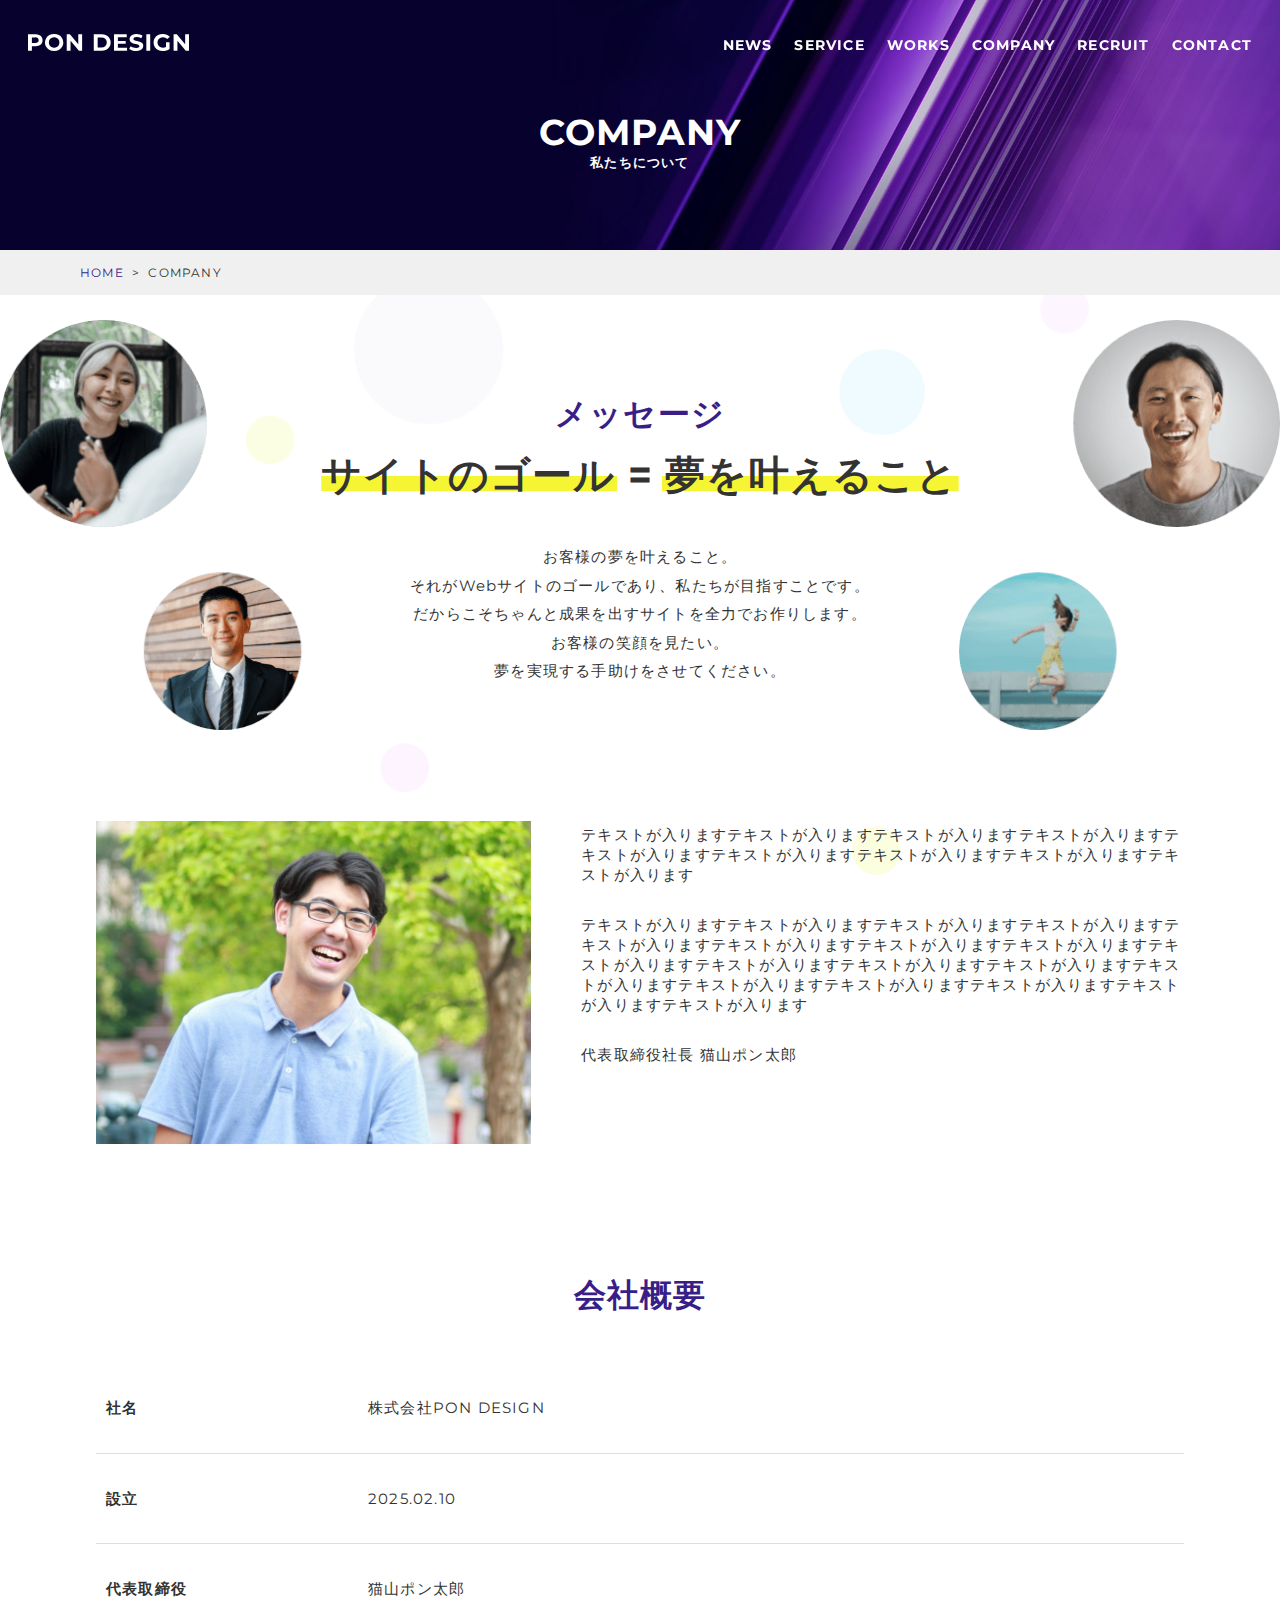
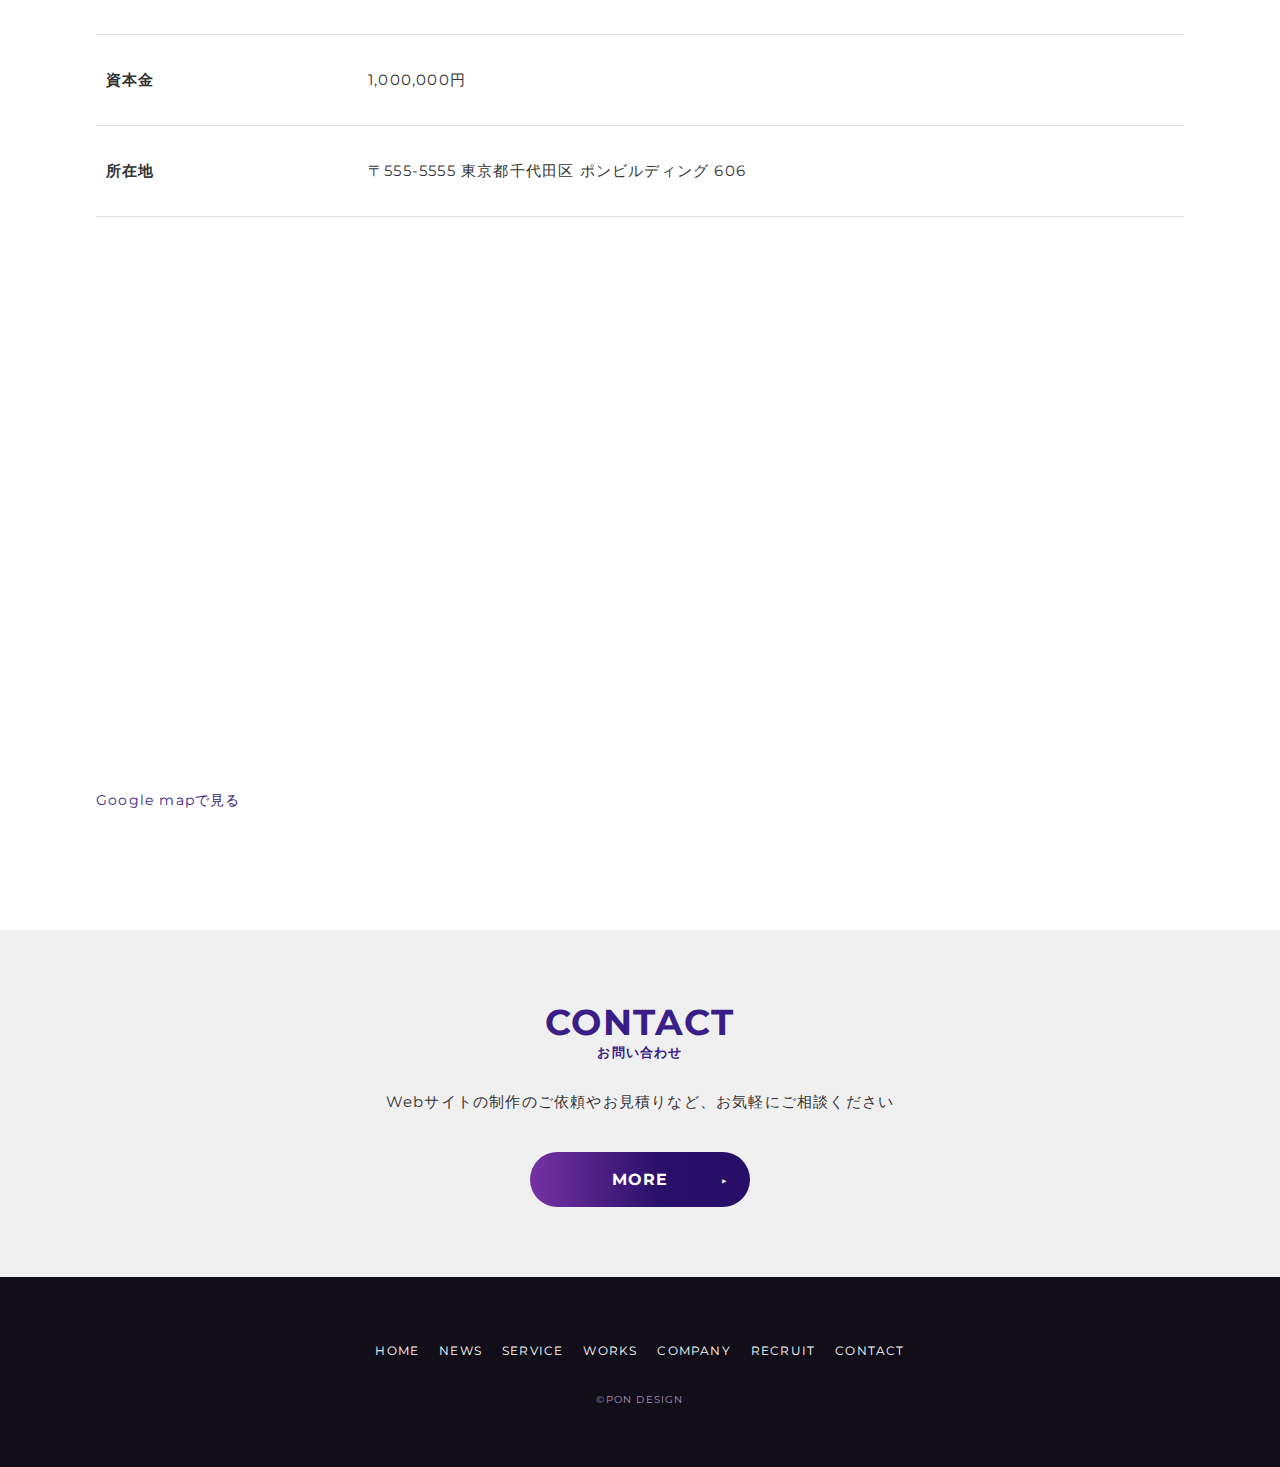
<file: company.html>
<!DOCTYPE html>
<html lang="ja">
<head>
  <meta charset="UTF-8">
  <meta http-equiv="X-UA-Compatible" content="IE=edge">
  <meta name="viewport" content="width=device-width, initial-scale=1.0">
  <title>COMPANY - 私たちについて｜PON DESIGN</title>
  <link href="https://fonts.googleapis.com/css2?family=Montserrat:wght@400;700&display=swap" rel="stylesheet">
  <link href="https://cdnjs.cloudflare.com/ajax/libs/font-awesome/6.1.0/css/all.min.css" rel="stylesheet">
  <link rel="stylesheet" href="css/ress.css">
  <link rel="stylesheet" href="css/style.css">
  <script src="https://ajax.googleapis.com/ajax/libs/jquery/3.6.0/jquery.min.js"></script>
  <script src="js/include.js"></script>
</head>
<body>
  <header class="another_header">
    <div id="header"></div>
    <div id="target"></div>
    <h2 class="cap_h2">COMPANY</h2>
    <p class="cap_h2_smp">私たちについて</p>
    <div id="sc_target"></div>
  </header>

  <main>
    <!-- パンくずリスト -->
    <div class="breadcrumbs">
        <a href="index.html">HOME</a> <span> > </span>  COMPANY
    </div>
    <!-- パンくずリスト -->
    
    <div class="main_company">
      <section class="main_img">
        <div class="main_img_2">
          <div class="com_info">
            <h2>メッセージ</h2>
            <div class="com_show">
              <p class="com_bgp">サイトのゴール = 夢を叶えること</p>
              <p>お客様の夢を叶えること。</p>
              <p>それがWebサイトのゴールであり、私たちが目指すことです。</p>
              <p>だからこそちゃんと成果を出すサイトを全力でお作りします。</p>
              <p>お客様の笑顔を見たい。</p>
              <p>夢を実現する手助けをさせてください。</p>
            </div>
            <div class="com_none">
              <p class="com_bgp">サイトのゴール =<br>
                夢を叶えること</p>
              <p>お客様の夢を叶えること。</p>
              <p>それがWebサイトのゴールであり、<br>
                私たちが目指すことです。</p>
              <p>だからこそちゃんと成果を出すサイトを<br>
                全力でお作りします。</p>
              <p>お客様の笑顔を見たい。</p>
              <p>夢を実現する手助けをさせてください。</p>
            </div>
          </div>
        </div>
      </section>
      <section class="com_about">
        <div class="srv_flex">
          <img src="img/ceo.jpg" alt="CEOの画像">
          <div class="srv_info">
            <p>テキストが入りますテキストが入りますテキストが入りますテキストが入りますテキストが入りますテキストが入りますテキストが入りますテキストが入りますテキストが入ります</p>
            <p>
              テキストが入りますテキストが入りますテキストが入りますテキストが入りますテキストが入りますテキストが入りますテキストが入りますテキストが入りますテキストが入りますテキストが入りますテキストが入りますテキストが入りますテキストが入りますテキストが入りますテキストが入りますテキストが入りますテキストが入りますテキストが入ります
            </p>
            <p>代表取締役社長 猫山ポン太郎</p>
          </div>
        </div>
      </section>

      <section class="com_pro">
        <h2>会社概要</h2>
        <div class="com_item">
          <dl>
            <dt>社名</dt>
            <dd>株式会社PON DESIGN</dd>

            <dt>設立</dt>
            <dd>2025.02.10</dd>

            <dt>代表取締役</dt>
            <dd>猫山ポン太郎</dd>

            <dt>資本金</dt>
            <dd>1,000,000円</dd>

            <dt>所在地</dt>
            <dd>〒555-5555 東京都千代田区 ポンビルディング 606</dd>   
          </dl>
        </div>
      </section>
      <section class="map">
        <iframe src="https://www.google.com/maps/embed?pb=!1m14!1m8!1m3!1d6481.656075399535!2d139.767125!3d35.681236!3m2!1i1024!2i768!4f13.1!3m3!1m2!1s0x0%3A0x277c49ba34ed38!2z5p2x5Lqs6aeF!5e0!3m2!1sja!2sjp!4v1648910772194!5m2!1sja!2sjp" width="85%" height="500" style="border:0;" allowfullscreen="" loading="lazy" referrerpolicy="no-referrer-when-downgrade"></iframe><br>
        
        <p><a href="https://www.google.com/maps/place/%E6%9D%B1%E4%BA%AC%E9%A7%85/@35.681236,139.767125,16z/data=!4m5!3m4!1s0x0:0x277c49ba34ed38!8m2!3d35.6812362!4d139.7671248?hl=ja" target="_blank">Google mapで見る
        </a></p>
      </section>
    </div>
    <div id="main_contact"></div>
  </main>

  <div id="footer"></div>

  <a href="#" id="top"><i class="fa-solid fa-arrow-up"></i></a>
  
  <script src="js/main.js"></script>
</body>
</html>
</file>
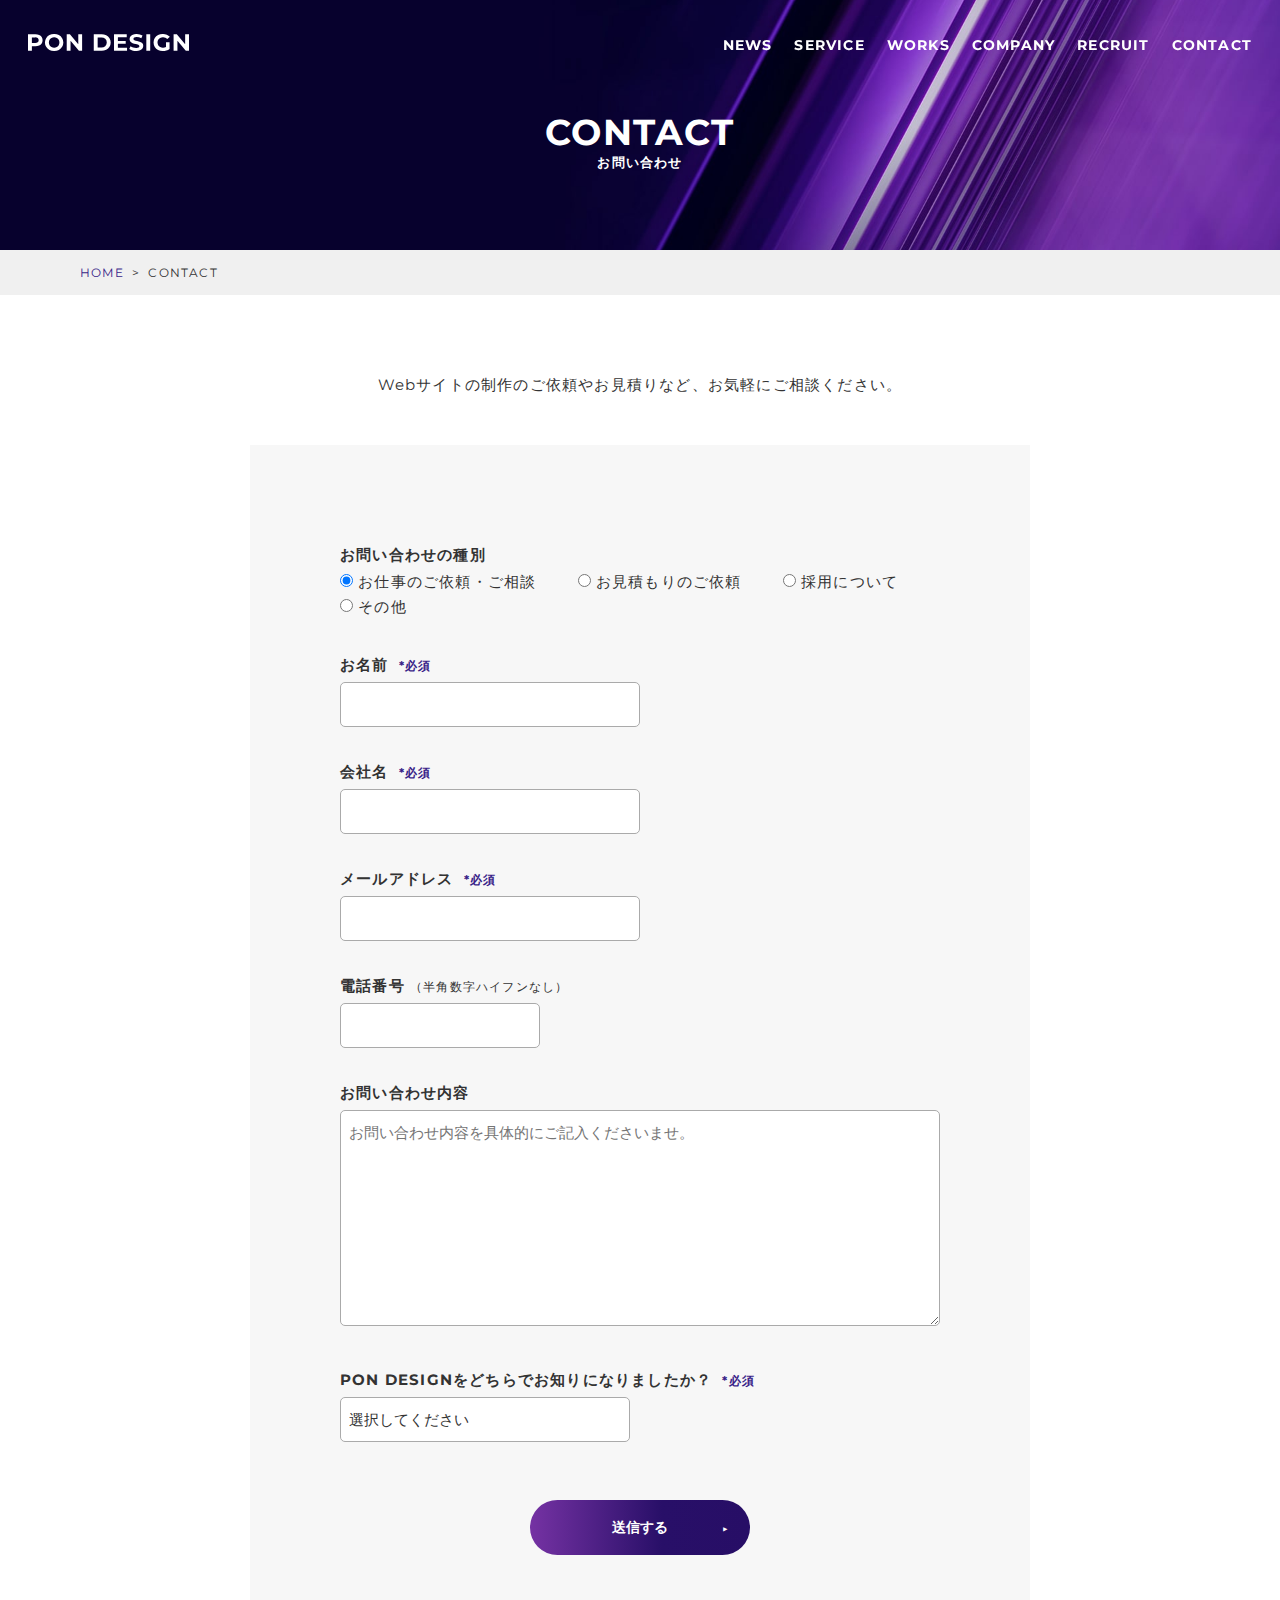
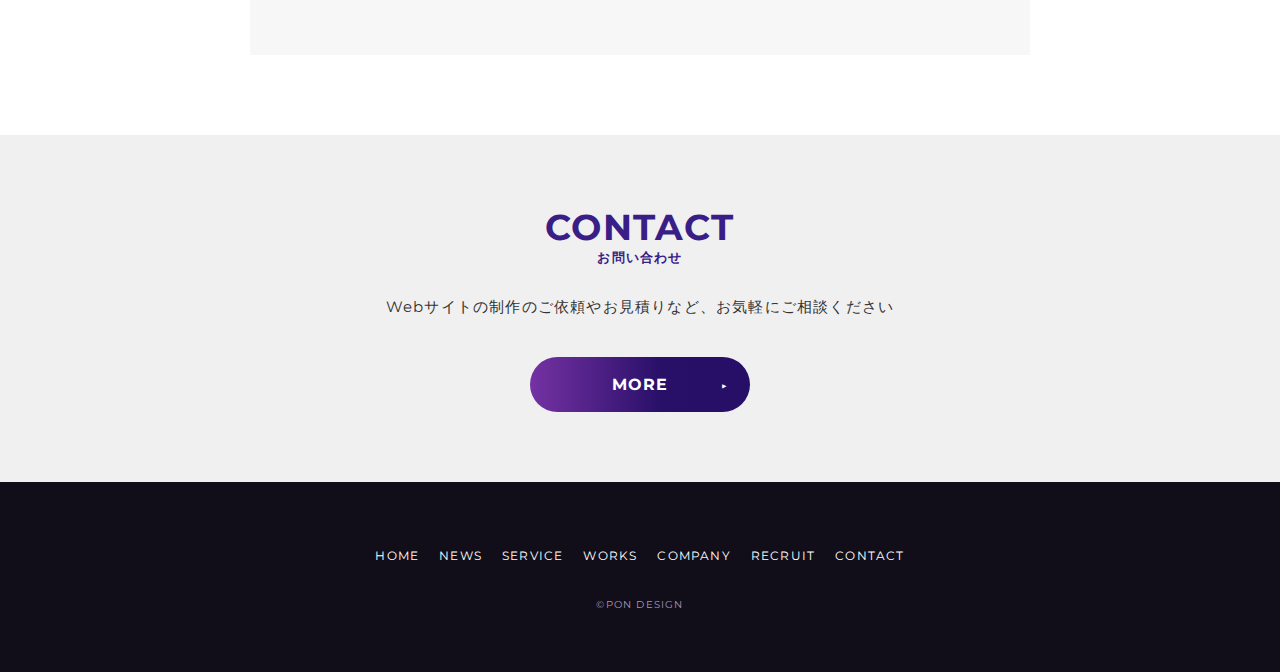
<file: contact.html>
<!DOCTYPE html>
<html lang="ja">
<head>
  <meta charset="UTF-8">
  <meta http-equiv="X-UA-Compatible" content="IE=edge">
  <meta name="viewport" content="width=device-width, initial-scale=1.0">
  <title>CONTACT - お問い合わせ｜PON DESIGN</title>
  <link href="https://fonts.googleapis.com/css2?family=Montserrat:wght@400;700&display=swap" rel="stylesheet">
  <link href="https://cdnjs.cloudflare.com/ajax/libs/font-awesome/6.1.0/css/all.min.css" rel="stylesheet">
  <link rel="stylesheet" href="css/ress.css">
  <link rel="stylesheet" href="css/style.css">
  <script src="https://ajax.googleapis.com/ajax/libs/jquery/3.6.0/jquery.min.js"></script>
  <script src="js/include.js"></script>
</head>
<body>
  <header class="another_header">
    <div id="header"></div>
    <div id="target"></div>
    <h2 class="cap_h2">CONTACT</h2>
    <p class="cap_h2_smp">お問い合わせ</p>
    <div id="sc_target"></div>
  </header>

  <main>
    <!-- パンくずリスト -->
    <div class="breadcrumbs">
        <a href="index.html">HOME</a> <span> > </span>  CONTACT
    </div>
    <!-- パンくずリスト -->
    
    <div class="contact_wrap">
      <p>Webサイトの制作のご依頼やお見積りなど、お気軽にご相談ください。</p>
      
      <section class="c_wrap_main">
        <div class="c_content">
          <form action="contact.html">
            <div class="c_item">
              <h4>お問い合わせの種別</h4>
              <label>
                <input type="radio" name="Contents" value="お仕事のご依頼・ご相談" checked class="radio_mb">
                 お仕事のご依頼・ご相談
              </label>
              <label>
                <input type="radio" name="Contents" value="お見積もりのご依頼" class="con_radio radio_mb">
                 お見積もりのご依頼
              </label>
              <label>
                <input type="radio" name="Contents" value="お仕事のご依頼・ご相談" class="con_radio radio_mb">
                 採用について <br>
              </label>
              <label>
                <input type="radio" name="Contents" value="その他" class="radio_mb">
                 その他
              </label>
            </div>
  
            <label for="name">
              <h4>お名前 <span class="req">*必須</span></h4>
              <input type="text" name="name" id="name" class="txt_frame" required>
            </label>
            <label for="company">
              <h4>会社名 <span class="req">*必須</span></h4>
              <input type="text" name="company" id="company" class="txt_frame" required>
            </label>
            <label for="email">
              <h4>メールアドレス <span class="req">*必須</span></h4>
              <input type="email" name="email" id="email" class="txt_frame" required>
            </label>
            <label for="tel">
              <h4>電話番号 <span class="tel_sm">（半角数字ハイフンなし）</span></h4>
              <input type="tel" name="tel" id="tel" class="tel_frame">
            </label>
            <label for="contact">
              <h4>お問い合わせ内容</h4>
              <textarea name="contact" id="contact" rows="10" placeholder="お問い合わせ内容を具体的にご記入くださいませ。" class="con_textarea"></textarea>
            </label>
            <div class="c_item">
              <h4>PON DESIGNをどちらでお知りになりましたか？ <span class="req">*必須</span></h4>
              <select required class="select">
                <option value="1">選択してください</option>
                <option value="2">Google/Yahoo検索</option>
                <option value="3">SNS</option>
                <option value="4">ブログ</option>
                <option value="5">友人や知人</option>
                <option value="6">その他</option>
              </select>
            </div>
            <div class="send">
              <a href="contact.html"><button type="submit" class="more_btn">送信する</button></a>
            </div>
          </form>
        </div>  
      </section>
    </div>

    <div id="main_contact"></div>
  </main>

  <div id="footer"></div>

  <a href="#" id="top"><i class="fa-solid fa-arrow-up"></i></a>
  
  <script src="js/main.js"></script>
</body>
</html>
</file>
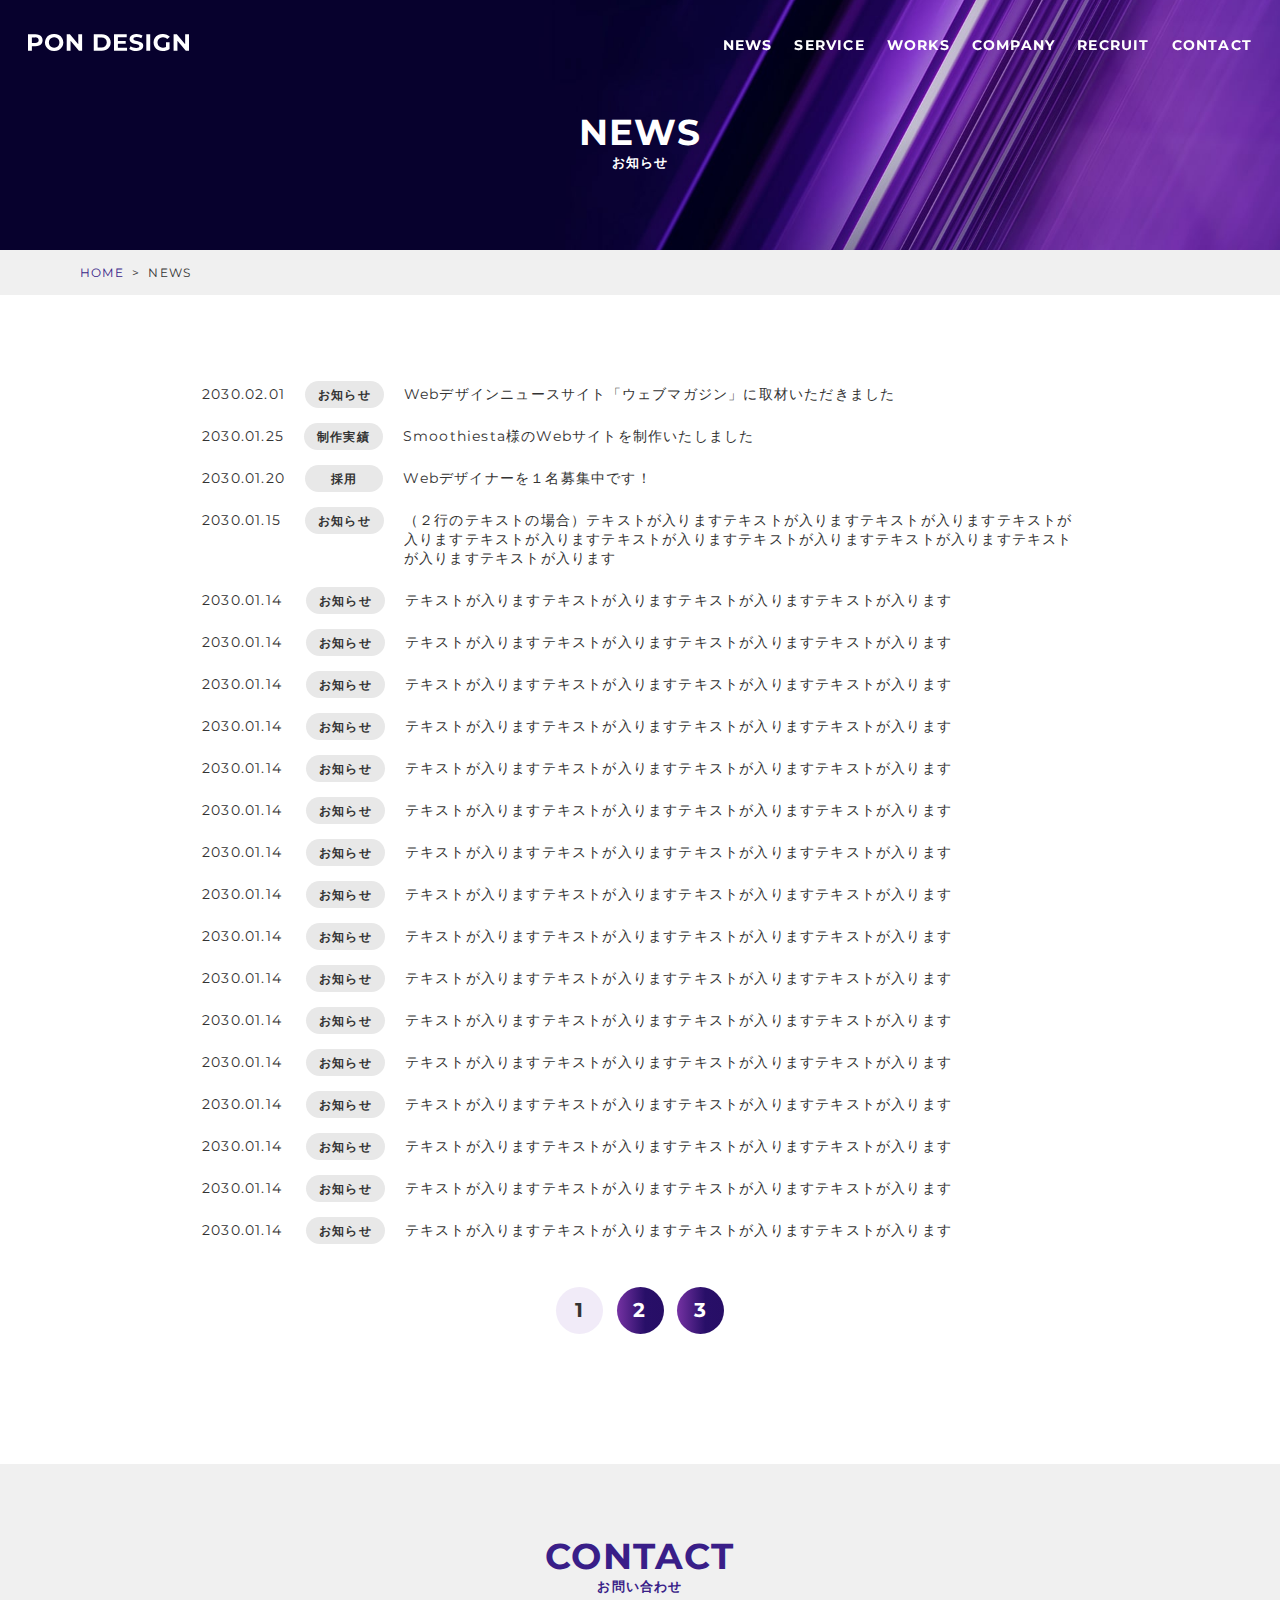
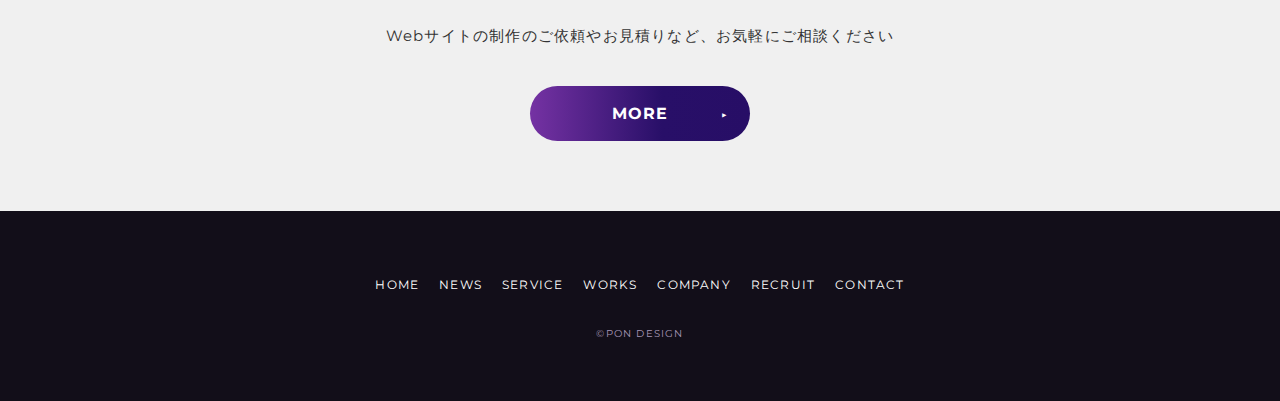
<file: news.html>
<!DOCTYPE html>
<html lang="ja">
<head>
  <meta charset="UTF-8">
  <meta http-equiv="X-UA-Compatible" content="IE=edge">
  <meta name="viewport" content="width=device-width, initial-scale=1.0">
  <title>NEWS - お知らせ｜PON DESIGN</title>
  <link href="https://fonts.googleapis.com/css2?family=Montserrat:wght@400;700&display=swap" rel="stylesheet">
  <link href="https://cdnjs.cloudflare.com/ajax/libs/font-awesome/6.1.0/css/all.min.css" rel="stylesheet">
  <link rel="stylesheet" href="css/ress.css">
  <link rel="stylesheet" href="css/style.css">
  <script src="https://ajax.googleapis.com/ajax/libs/jquery/3.6.0/jquery.min.js"></script>
  <script src="js/include.js"></script>
</head>
<body>
  <header class="another_header">
    <div id="header"></div>
    <div id="target"></div>
    <h2 class="cap_h2">NEWS</h2>
    <p class="cap_h2_smp">お知らせ</p>
    <div id="sc_target"></div>
  </header>
  <main>
    <!-- パンくずリスト -->
    <div class="breadcrumbs">
        <a href="index.html">HOME</a> <span> > </span>  NEWS
    </div>
    <!-- パンくずリスト -->
    <section class="news_wrap">
      <dl>
        <dt>2030.02.01<span class="dt_cap">お知らせ</span></dt>
        <a href="news_article.html"><dd>Webデザインニュースサイト「ウェブマガジン」に取材いただきました</dd></a>

        <dt>2030.01.25<span class="dt_cap">制作実績</span></dt>
        <a href="#"><dd>Smoothiesta様のWebサイトを制作いたしました</dd></a>

        <dt>2030.01.20<span class="dt_cap rec">採用</span></dt>
        <a href="#"><dd>Webデザイナーを１名募集中です！</dd></a>

        <dt>2030.01.15<span class="dt_cap mgl">お知らせ</span></dt>
        <a href="#"><dd>（２行のテキストの場合）テキストが入りますテキストが入りますテキストが入りますテキストが入りますテキストが入りますテキストが入りますテキストが入りますテキストが入りますテキストが入りますテキストが入ります</dd></a>

        <dt>2030.01.14<span class="dt_cap mgl">お知らせ</span></dt>
        <a href="#"><dd>テキストが入りますテキストが入りますテキストが入りますテキストが入ります</dd></a>

        <dt>2030.01.14<span class="dt_cap mgl">お知らせ</span></dt>
        <a href="#"><dd>テキストが入りますテキストが入りますテキストが入りますテキストが入ります</dd></a>

        <dt>2030.01.14<span class="dt_cap mgl">お知らせ</span></dt>
        <a href="#"><dd>テキストが入りますテキストが入りますテキストが入りますテキストが入ります</dd></a>

        <dt>2030.01.14<span class="dt_cap mgl">お知らせ</span></dt>
        <a href="#"><dd>テキストが入りますテキストが入りますテキストが入りますテキストが入ります</dd></a>

        <dt>2030.01.14<span class="dt_cap mgl">お知らせ</span></dt>
        <a href="#"><dd>テキストが入りますテキストが入りますテキストが入りますテキストが入ります</dd></a>

        <dt>2030.01.14<span class="dt_cap mgl">お知らせ</span></dt>
        <a href="#"><dd>テキストが入りますテキストが入りますテキストが入りますテキストが入ります</dd></a>

        <dt>2030.01.14<span class="dt_cap mgl">お知らせ</span></dt>
        <a href="#"><dd>テキストが入りますテキストが入りますテキストが入りますテキストが入ります</dd></a>

        <dt>2030.01.14<span class="dt_cap mgl">お知らせ</span></dt>
        <a href="#"><dd>テキストが入りますテキストが入りますテキストが入りますテキストが入ります</dd></a>

        <dt>2030.01.14<span class="dt_cap mgl">お知らせ</span></dt>
        <a href="#"><dd>テキストが入りますテキストが入りますテキストが入りますテキストが入ります</dd></a>

        <dt>2030.01.14<span class="dt_cap mgl">お知らせ</span></dt>
        <a href="#"><dd>テキストが入りますテキストが入りますテキストが入りますテキストが入ります</dd></a>

        <dt>2030.01.14<span class="dt_cap mgl">お知らせ</span></dt>
        <a href="#"><dd>テキストが入りますテキストが入りますテキストが入りますテキストが入ります</dd></a>

        <dt>2030.01.14<span class="dt_cap mgl">お知らせ</span></dt>
        <a href="#"><dd>テキストが入りますテキストが入りますテキストが入りますテキストが入ります</dd></a>

        <dt>2030.01.14<span class="dt_cap mgl">お知らせ</span></dt>
        <a href="#"><dd>テキストが入りますテキストが入りますテキストが入りますテキストが入ります</dd></a>

        <dt>2030.01.14<span class="dt_cap mgl">お知らせ</span></dt>
        <a href="#"><dd>テキストが入りますテキストが入りますテキストが入りますテキストが入ります</dd></a>

        <dt>2030.01.14<span class="dt_cap mgl">お知らせ</span></dt>
        <a href="#"><dd>テキストが入りますテキストが入りますテキストが入りますテキストが入ります</dd></a>

        <dt>2030.01.14<span class="dt_cap mgl">お知らせ</span></dt>
        <a href="#"><dd>テキストが入りますテキストが入りますテキストが入りますテキストが入ります</dd></a>
      </dl>
      <div class="news_btn">
        <span class="pgn_btn">1</span>
        <a href="#"><span class="pgn_btn_2">2</span></a>
        <a href="#"><span class="pgn_btn_2">3</span></a>
      </div>
    </section>
    <div id="main_contact"></div>
  </main>

  <div id="footer"></div>

  <a href="#" id="top"><i class="fa-solid fa-arrow-up"></i></a>

  <script src="js/main.js"></script>
</body>
</html>
</file>
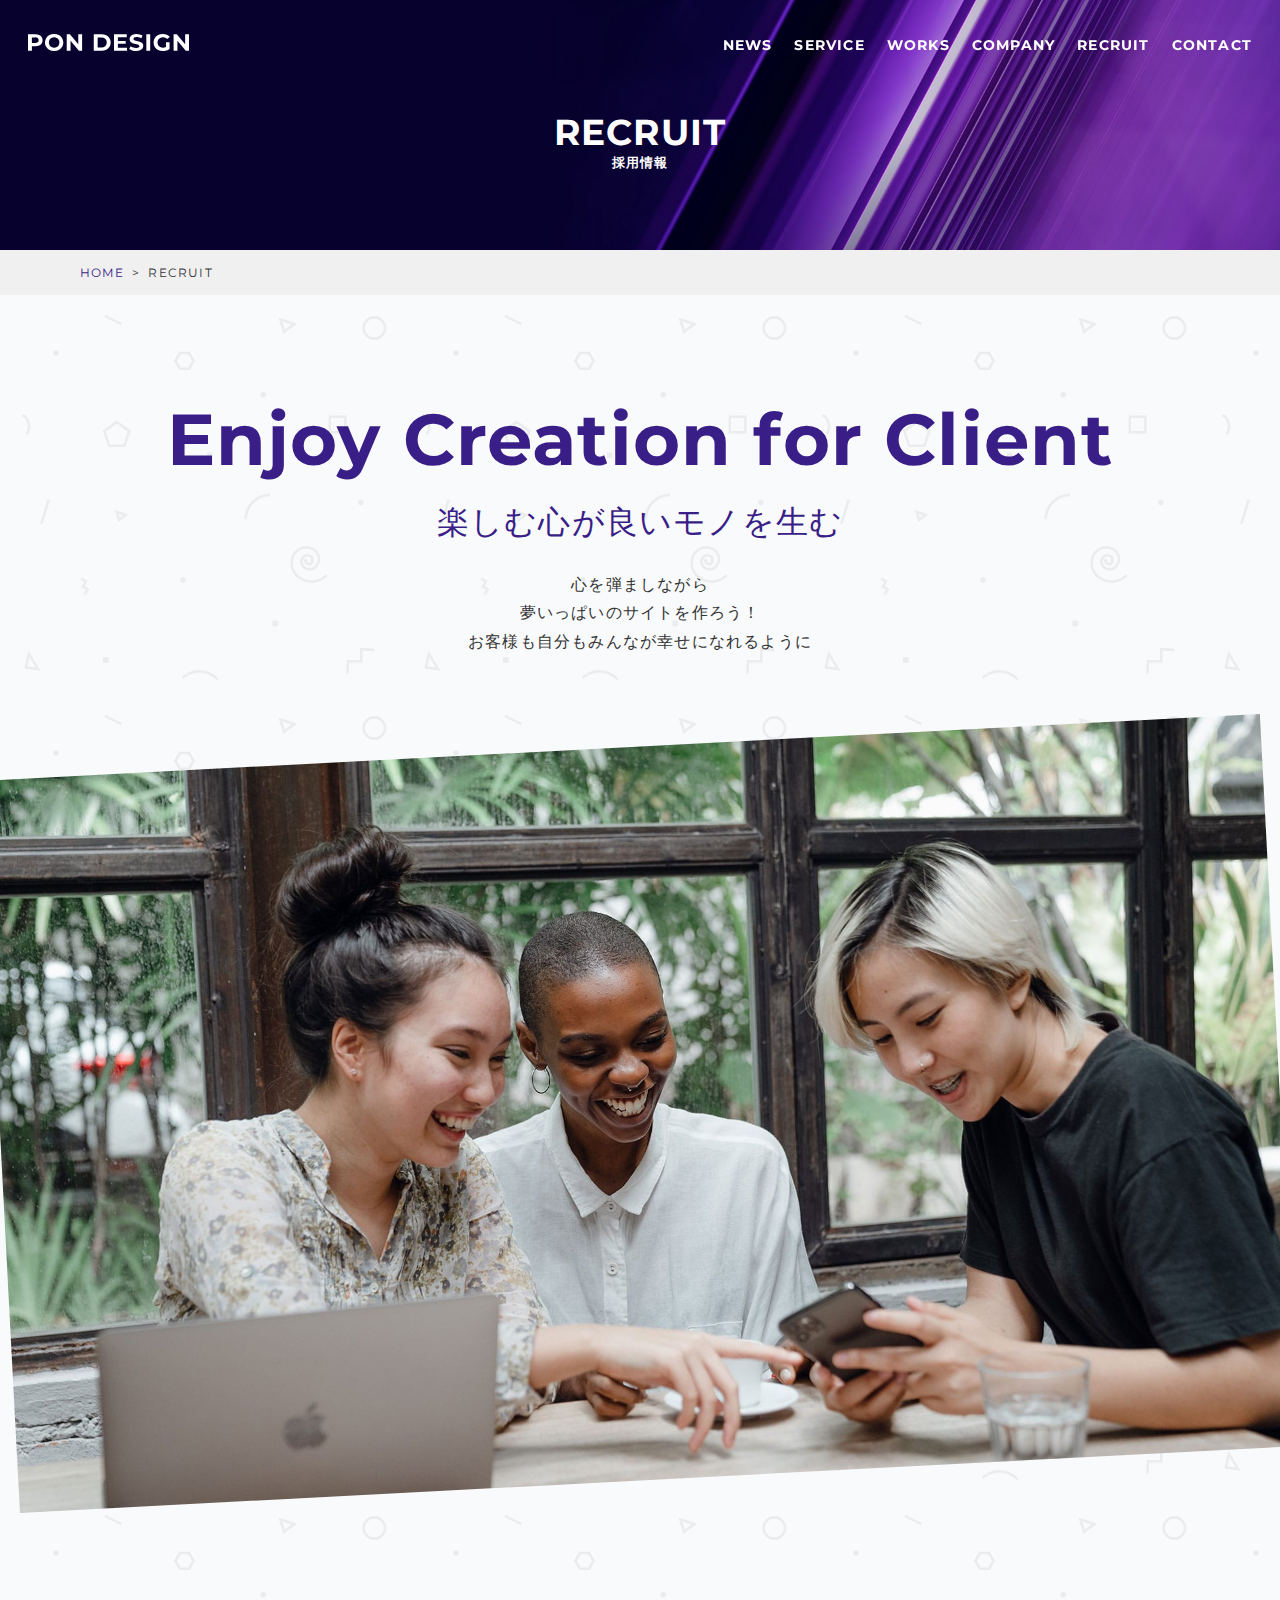
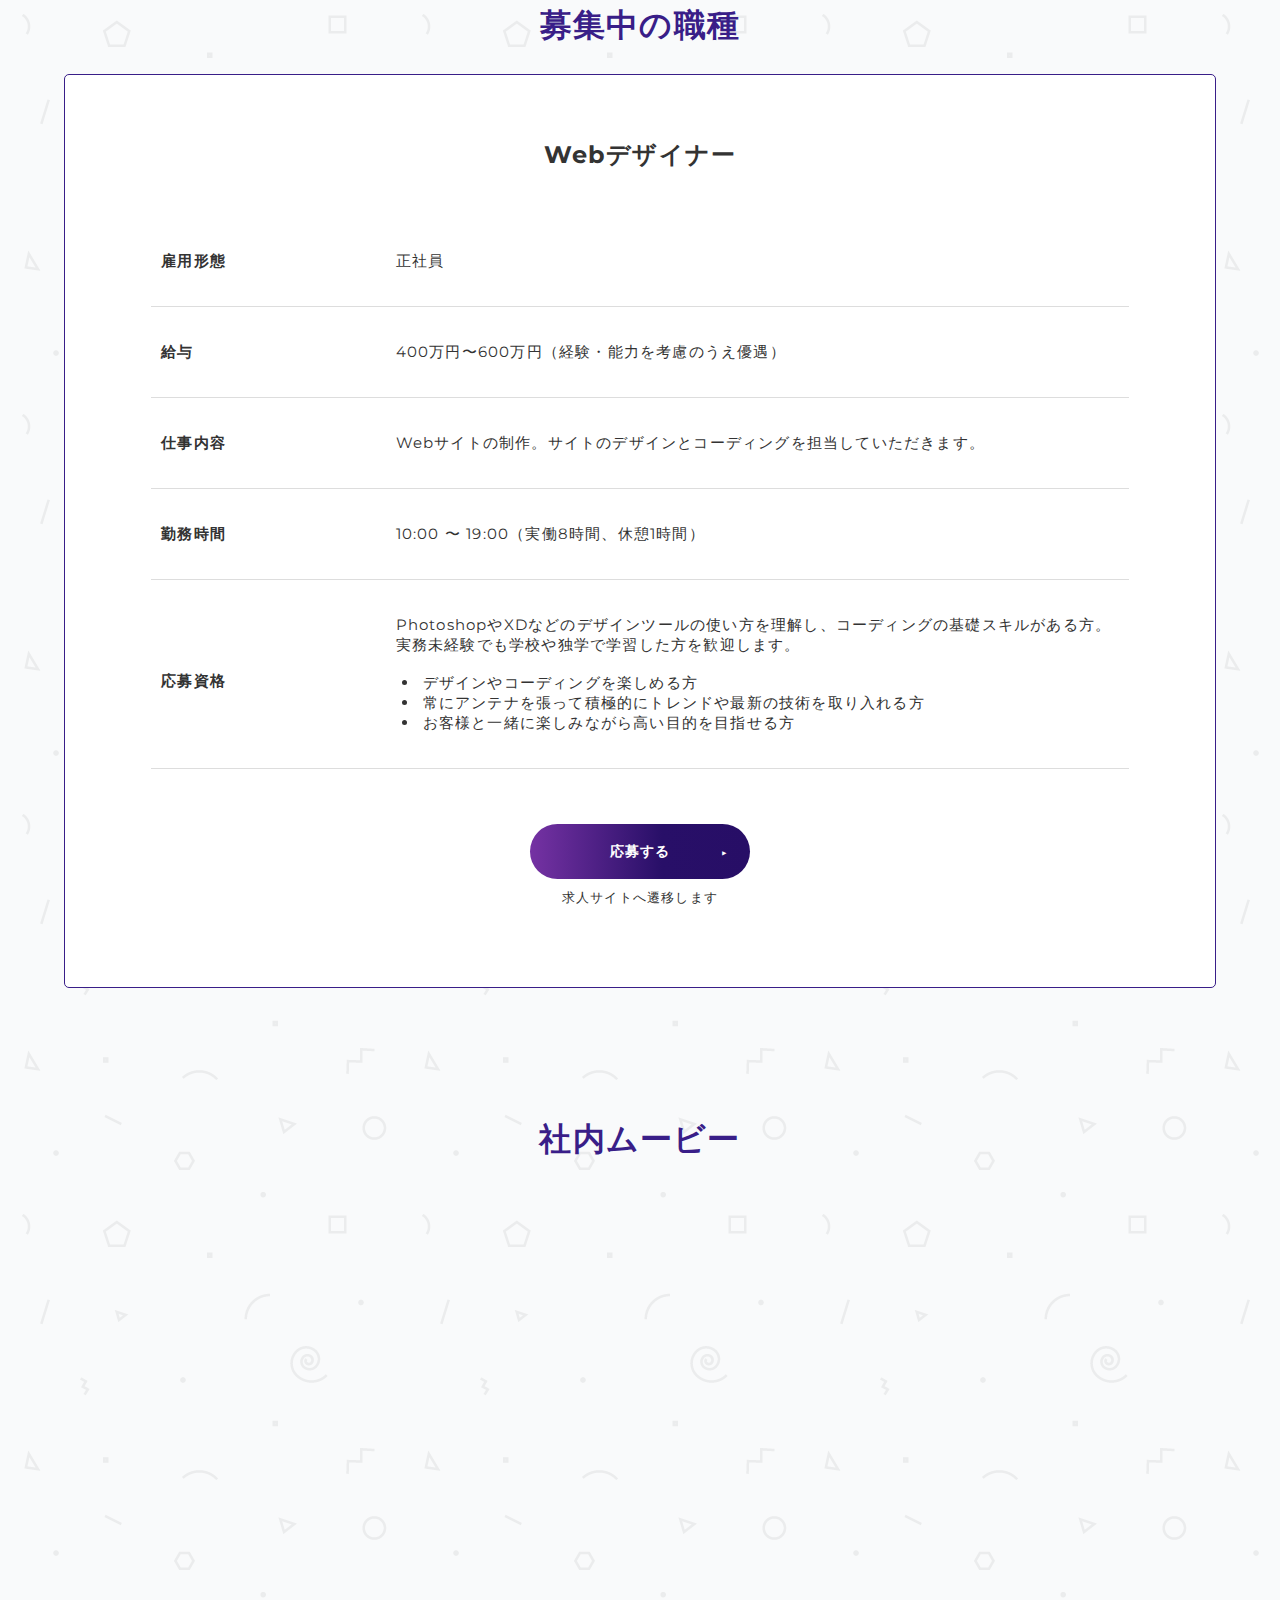
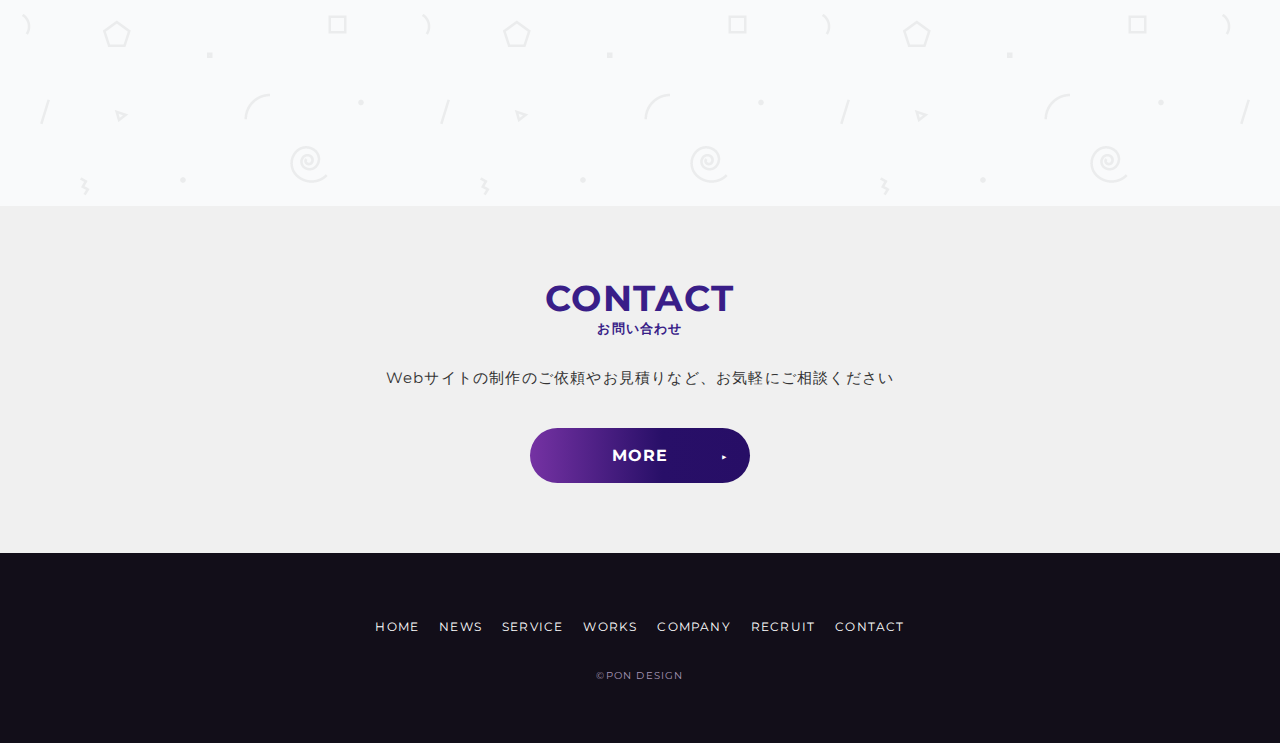
<file: recruit.html>
<!DOCTYPE html>
<html lang="ja">
<head>
  <meta charset="UTF-8">
  <meta http-equiv="X-UA-Compatible" content="IE=edge">
  <meta name="viewport" content="width=device-width, initial-scale=1.0">
  <title>RECRUIT - 採用情報｜PON DESIGN</title>
  <link href="https://fonts.googleapis.com/css2?family=Montserrat:wght@400;700&display=swap" rel="stylesheet">
  <link href="https://cdnjs.cloudflare.com/ajax/libs/font-awesome/6.1.0/css/all.min.css" rel="stylesheet">
  <link rel="stylesheet" href="css/ress.css">
  <link rel="stylesheet" href="css/style.css">
  <script src="https://ajax.googleapis.com/ajax/libs/jquery/3.6.0/jquery.min.js"></script>
  <script src="js/include.js"></script>
</head>
<body>
  <header class="another_header">
    <div id="header"></div>
    <div id="target"></div>
    <h2 class="cap_h2">RECRUIT</h2>
    <p class="cap_h2_smp">採用情報</p>
    <div id="sc_target"></div>
  </header>

  <main>
    <!-- パンくずリスト -->
    <div class="breadcrumbs">
      <a href="index.html">HOME</a> <span> > </span>  RECRUIT
    </div>
    <!-- パンくずリスト -->
    <div class="main_recruit">
      <section class="rec_info">
        <h2>Enjoy Creation for Client</h2>
        <h2>Enjoy Creation for<br>
          Client</h2>
        <p class="rec_bgp">楽しむ心が良いモノを生む</p>
        <p>心を弾ましながら</p>
        <p>夢いっぱいのサイトを作ろう！</p>
        <p>お客様も自分もみんなが幸せになれるように</p>
      </section>
      <section class="rec_img">
        <img src="img/recruit01.jpg" alt="">
      </section>
      <section class="rec_duties">
        <h2 class="rec_h2">募集中の職種</h2>
        <div class="designer">
          <h3>Webデザイナー</h3>
          <div class="com_item">
            <dl>
              <dt>雇用形態</dt>
              <dd>正社員</dd>
  
              <dt>給与</dt>
              <dd>400万円〜600万円（経験・能力を考慮のうえ優遇）</dd>
  
              <dt>仕事内容</dt>
              <dd>Webサイトの制作。サイトのデザインとコーディングを担当していただきます。</dd>
  
              <dt>勤務時間</dt>
              <dd>10:00 〜 19:00（実働8時間、休憩1時間）</dd>
  
              <dt class="last_dt">応募資格</dt>
              <dd>PhotoshopやXDなどのデザインツールの使い方を理解し、コーディングの基礎スキルがある方。
                実務未経験でも学校や独学で学習した方を歓迎します。
                <ul>
                  <li>デザインやコーディングを楽しめる方</li>
                  <li>常にアンテナを張って積極的にトレンドや最新の技術を取り入れる方</li>
                  <li>お客様と一緒に楽しみながら高い目的を目指せる方</li>
                </ul>
              </dd>   
            </dl>
          </div>
          <a href="#"><div class="more_btn">応募する</div></a>
          <small>求人サイトへ遷移します</small>
        </div>
      </section>
      <section class="rec_mov">
        <h2 class="rec_h2" style="margin-bottom: 30px;">社内ムービー</h2>
        <div class="mov_item">
          <iframe width="560" height="315" src="https://www.youtube.com/embed/VwbnZHvQ3CE" title="YouTube video player" frameborder="0" allow="accelerometer; autoplay; clipboard-write; encrypted-media; gyroscope; picture-in-picture" allowfullscreen></iframe>
        </div>
      </section>
    </div>
    <div id="main_contact"></div>
  </main>

  <div id="footer"></div>

  <a href="#" id="top"><i class="fa-solid fa-arrow-up"></i></a>

  <script src="js/main.js"></script>
</body>
</html>
</file>
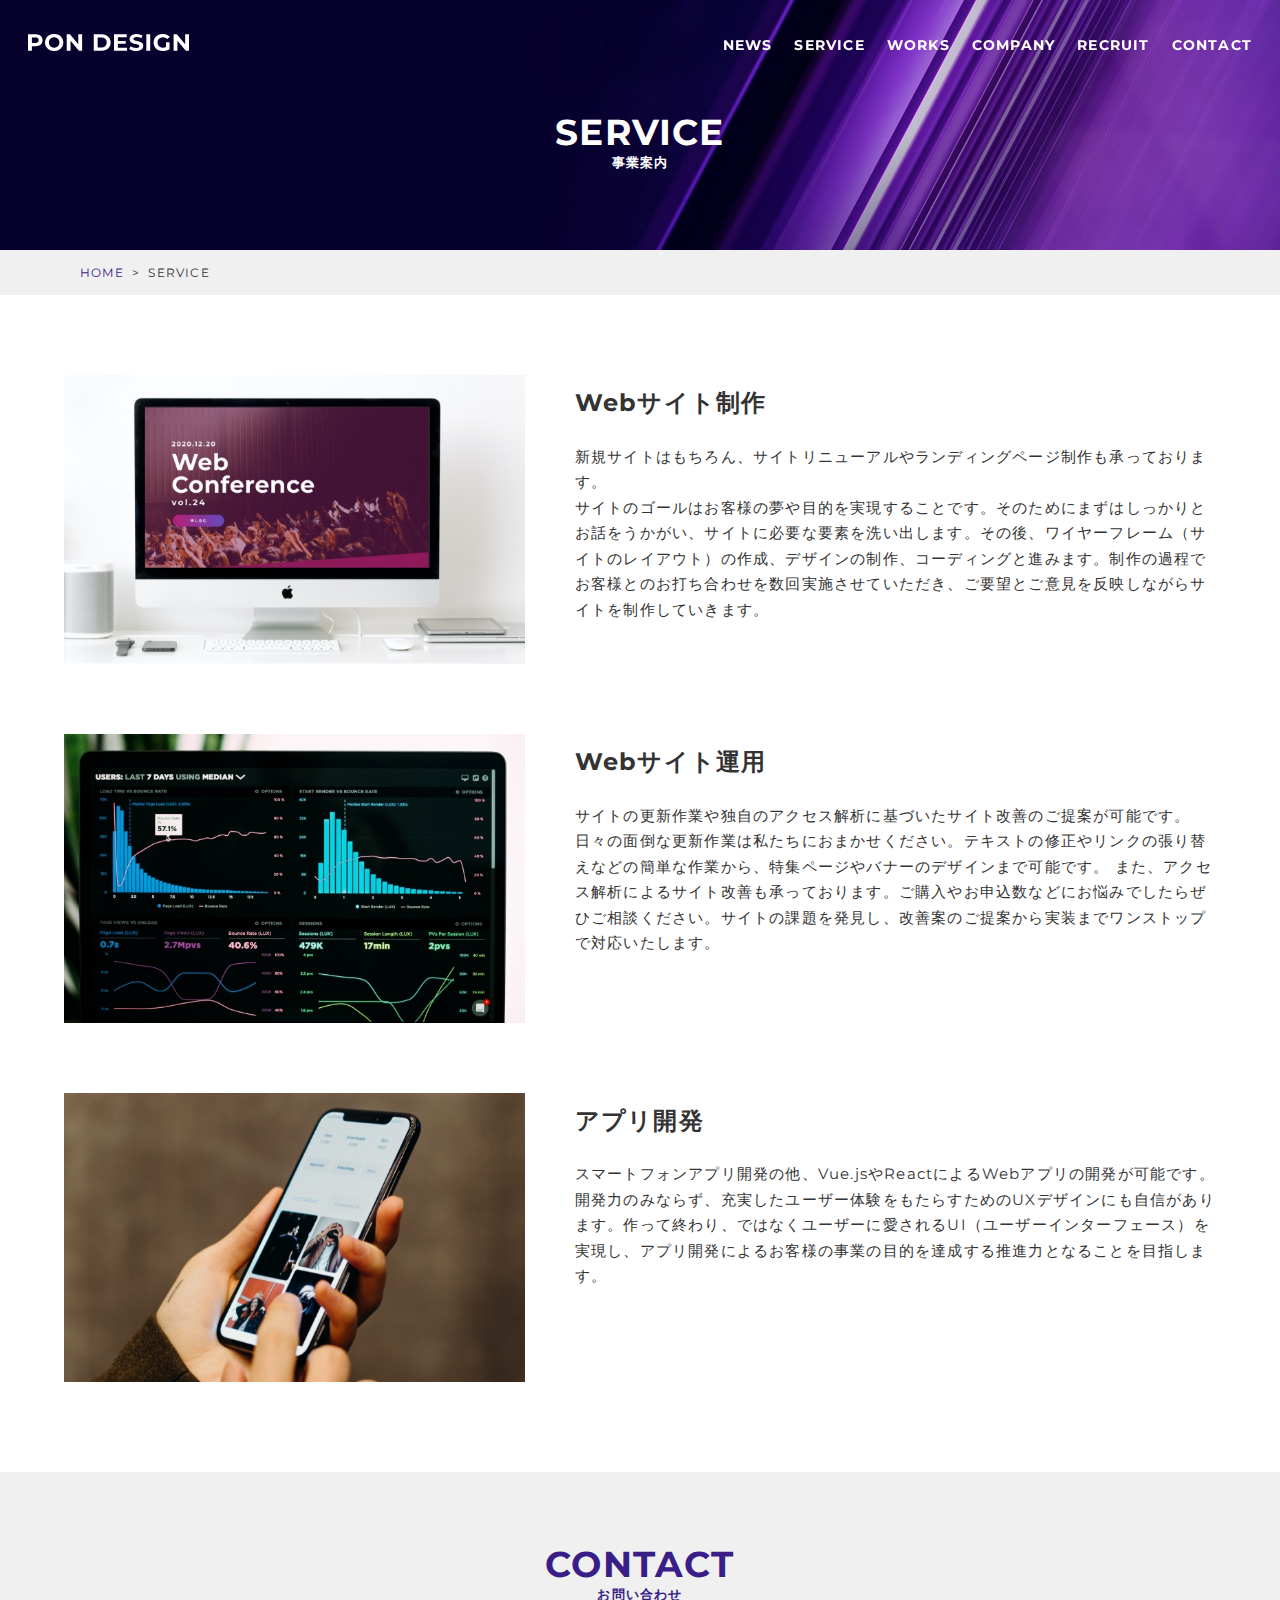
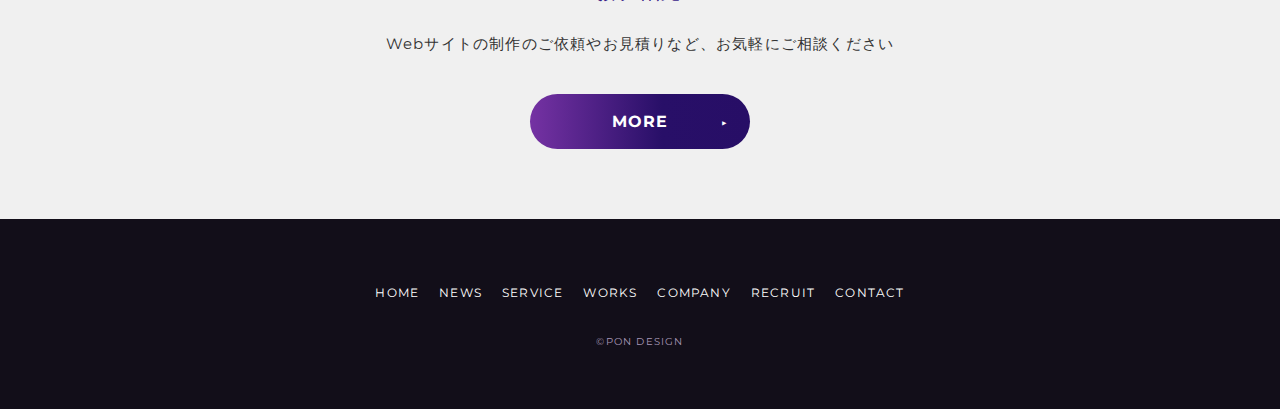
<file: service.html>
<!DOCTYPE html>
<html lang="ja">
<head>
  <meta charset="UTF-8">
  <meta http-equiv="X-UA-Compatible" content="IE=edge">
  <meta name="viewport" content="width=device-width, initial-scale=1.0">
  <title>SERVICE - 事業内容｜PON DESIGN</title>
  <link href="https://fonts.googleapis.com/css2?family=Montserrat:wght@400;700&display=swap" rel="stylesheet">
  <link href="https://cdnjs.cloudflare.com/ajax/libs/font-awesome/6.1.0/css/all.min.css" rel="stylesheet">
  <link rel="stylesheet" href="css/ress.css">
  <link rel="stylesheet" href="css/style.css">
  <script src="https://ajax.googleapis.com/ajax/libs/jquery/3.6.0/jquery.min.js"></script>
  <script src="js/include.js"></script>
</head>
<body>
  <header class="another_header">
    <div id="header"></div>
    <div id="target"></div>
    <h2 class="cap_h2">SERVICE</h2>
    <p class="cap_h2_smp">事業案内</p>
    <div id="sc_target"></div>
  </header>

  <main>
    <!-- パンくずリスト -->
    <div class="breadcrumbs">
        <a href="index.html">HOME</a> <span> > </span>  SERVICE
    </div>
    <!-- パンくずリスト -->
    
    <div class="main_service">
      <div class="srv_flex">
        <img src="img/service01.jpg" alt="サービス内容のイメージ画像">
        <div class="srv_info">
          <h3>Webサイト制作</h3>
          <p>新規サイトはもちろん、サイトリニューアルやランディングページ制作も承っております。<br>
          サイトのゴールはお客様の夢や目的を実現することです。そのためにまずはしっかりとお話をうかがい、サイトに必要な要素を洗い出します。その後、ワイヤーフレーム（サイトのレイアウト）の作成、デザインの制作、コーディングと進みます。制作の過程でお客様とのお打ち合わせを数回実施させていただき、ご要望とご意見を反映しながらサイトを制作していきます。</p>
        </div>
      </div>
      <div class="srv_flex">
        <img src="img/service02.jpg" alt="サービス内容のイメージ画像">
        <div class="srv_info">
          <h3>Webサイト運用</h3>
          <p>サイトの更新作業や独自のアクセス解析に基づいたサイト改善のご提案が可能です。 日々の面倒な更新作業は私たちにおまかせください。テキストの修正やリンクの張り替えなどの簡単な作業から、特集ページやバナーのデザインまで可能です。 また、アクセス解析によるサイト改善も承っております。ご購入やお申込数などにお悩みでしたらぜひご相談ください。サイトの課題を発見し、改善案のご提案から実装までワンストップで対応いたします。</p>
        </div>
      </div>
      <div class="srv_flex">
        <img src="img/service03.jpg" alt="サービス内容のイメージ画像">
        <div class="srv_info">
          <h3>アプリ開発</h3>
          <p>スマートフォンアプリ開発の他、Vue.jsやReactによるWebアプリの開発が可能です。 開発力のみならず、充実したユーザー体験をもたらすためのUXデザインにも自信があります。作って終わり、ではなくユーザーに愛されるUI（ユーザーインターフェース）を実現し、アプリ開発によるお客様の事業の目的を達成する推進力となることを目指します。</p>
        </div>
      </div>
    </div> 
    <div id="main_contact"></div>
  </main>

  <div id="footer"></div>

  <a href="#" id="top"><i class="fa-solid fa-arrow-up"></i></a>

  <script src="js/main.js"></script>
</body>
</html>
</file>
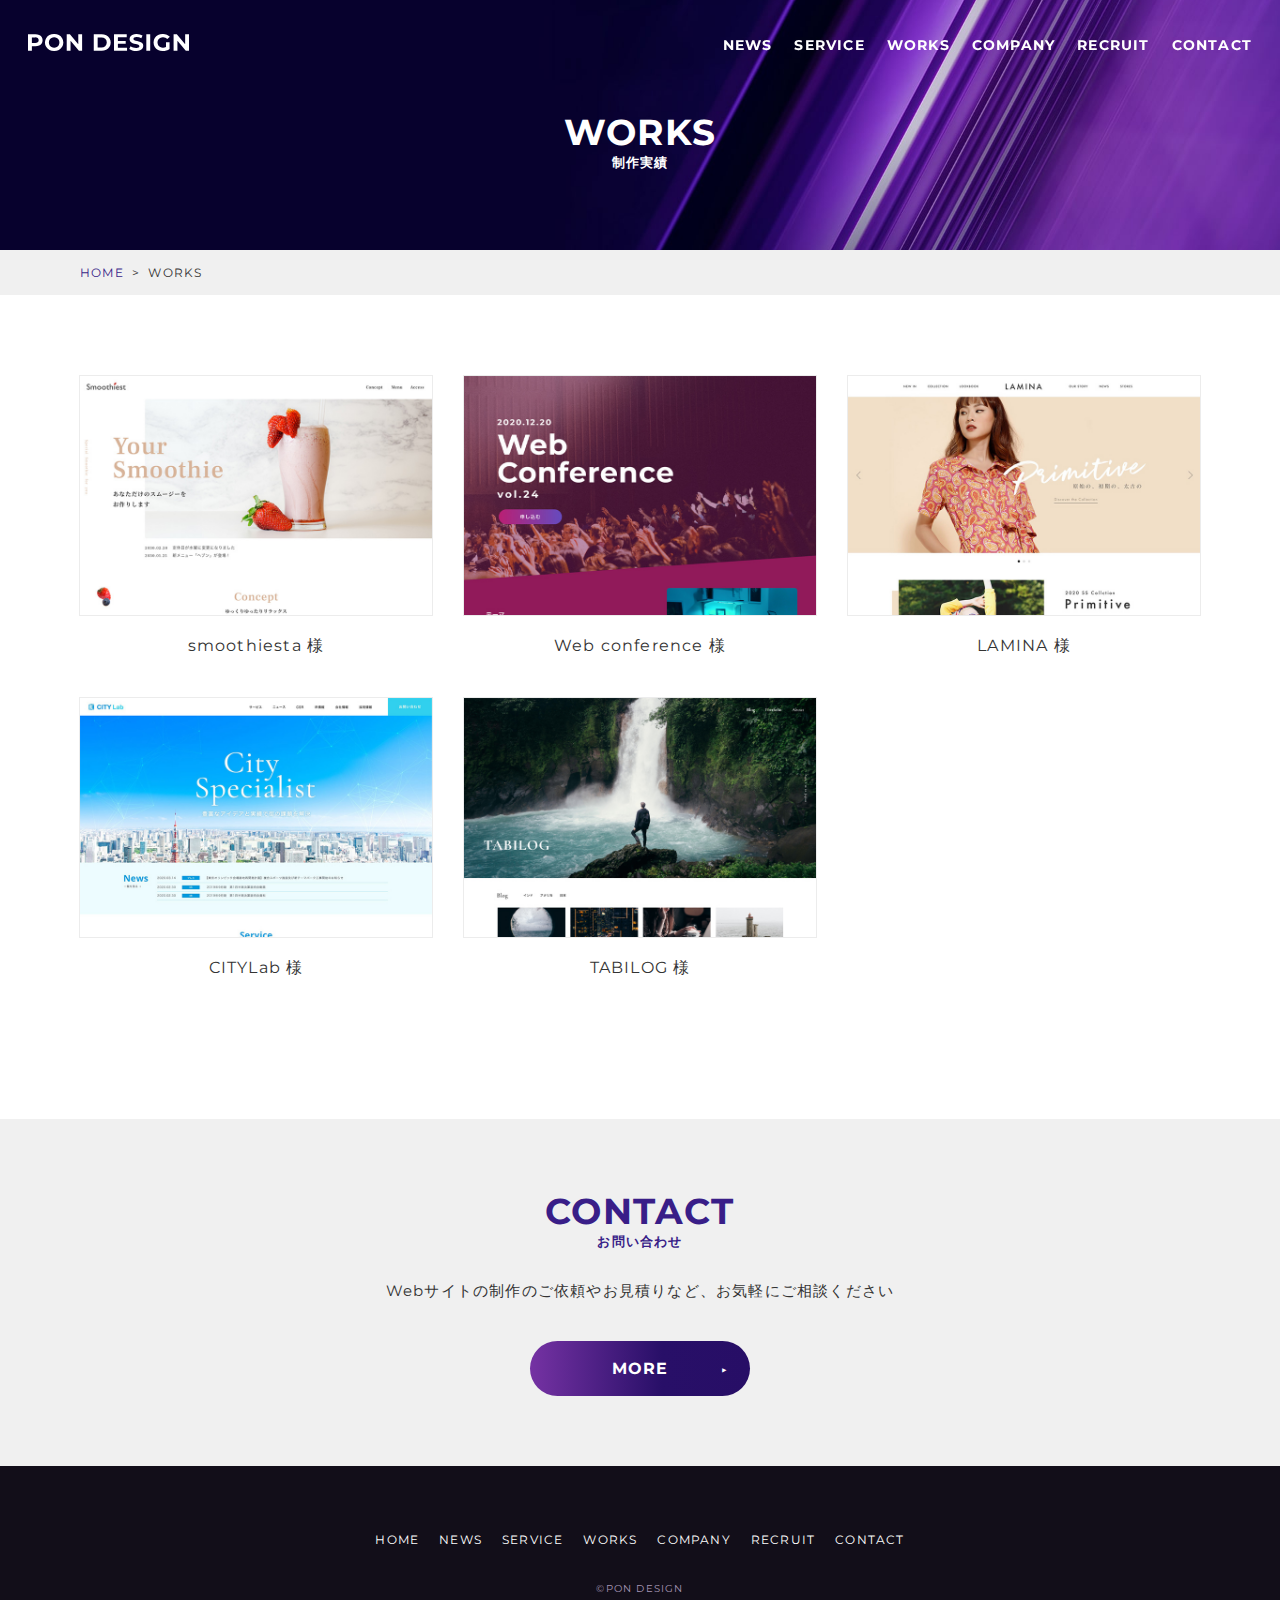
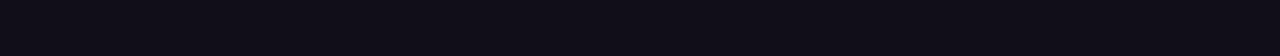
<file: works.html>
<!DOCTYPE html>
<html lang="ja">
<head>
  <meta charset="UTF-8">
  <meta http-equiv="X-UA-Compatible" content="IE=edge">
  <meta name="viewport" content="width=device-width, initial-scale=1.0">
  <title>WORKS - 制作実績｜PON DESIGN</title>
  <link href="https://fonts.googleapis.com/css2?family=Montserrat:wght@400;700&display=swap" rel="stylesheet">
  <link href="https://cdnjs.cloudflare.com/ajax/libs/font-awesome/6.1.0/css/all.min.css" rel="stylesheet">
  <link rel="stylesheet" href="css/ress.css">
  <link rel="stylesheet" href="css/style.css">
  <script src="https://ajax.googleapis.com/ajax/libs/jquery/3.6.0/jquery.min.js"></script>
  <script src="js/include.js"></script>
</head>
<body>
  <header class="another_header">
    <div id="header"></div>
    <div id="target"></div>
    <h2 class="cap_h2">WORKS</h2>
    <p class="cap_h2_smp">制作実績</p>
    <div id="sc_target"></div>
  </header>

  <main>
    <!-- パンくずリスト -->
    <div class="breadcrumbs">
        <a href="index.html">HOME</a> <span> > </span>  WORKS
    </div>
    <!-- パンくずリスト -->
    
    <div class="main_works">
      <div class="works_flex">
        <figure>
          <a href="#">
          <img src="img/smoothiesta.jpg" alt="制作物のイメージ画像">
          <figcaption>smoothiesta 様</figcaption>
          </a>
        </figure>
        <figure>
          <a href="#">
            <img src="img/web-conference.jpg" alt="制作物のイメージ画像">
            <figcaption>Web conference 様</figcaption>
          </a>
        </figure>
        <figure>
          <a href="#">
            <img src="img/lamina.jpg" alt="制作物のイメージ画像">
            <figcaption>LAMINA 様</figcaption>
          </a>
        </figure>
        <figure class="fig_mt">
          <a href="#">
            <img src="img/citylab.jpg" alt="制作物のイメージ画像">
            <figcaption>CITYLab 様</figcaption>
          </a>
        </figure>
        <figure class="fig_mt">
          <a href="#">
            <img src="img/tabilog.jpg" alt="制作物のイメージ画像">
            <figcaption>TABILOG 様</figcaption>
          </a>
        </figure>
      </div>
    </div>  
    <div id="main_contact"></div>
  </main>

  <div id="footer"></div>

  <a href="#" id="top"><i class="fa-solid fa-arrow-up"></i></a>

  <script src="js/main.js"></script>
</body>
</html>
</file>
<file: css/ress.css>
/*!
 * ress.css • v1.2.2
 * MIT License
 * github.com/filipelinhares/ress
 */
 
/* # =================================================================
   # Global selectors
   # ================================================================= */
 
   html {
    box-sizing: border-box;
    overflow-y: scroll; /* All browsers without overlaying scrollbars */
    -webkit-text-size-adjust: 100%; /* iOS 8+ */
  }
   
  *,
  ::before,
  ::after {
    background-repeat: no-repeat; /* Set `background-repeat: no-repeat` to all elements */
    box-sizing: inherit;
  }
   
  ::before,
  ::after {
    text-decoration: inherit; /* Inherit text-decoration and vertical align to ::before and ::after pseudo elements */
    vertical-align: inherit;
  }
   
  /* Remove margin, padding of all elements and set background-no-repeat as default */
  * {
    padding: 0; /* Reset `padding` and `margin` of all elements */
    margin: 0;
  }
   
  /* # =================================================================
     # General elements
     # ================================================================= */
   
  /* Add the correct display in iOS 4-7.*/
  audio:not([controls]) {
    display: none;
    height: 0;
  }
   
  hr {
    overflow: visible; /* Show the overflow in Edge and IE */
  }
   
  /*
  * Correct `block` display not defined for any HTML5 element in IE 8/9
  * Correct `block` display not defined for `details` or `summary` in IE 10/11
  * and Firefox
  * Correct `block` display not defined for `main` in IE 11
  */
  article,
  aside,
  details,
  figcaption,
  figure,
  footer,
  header,
  main,
  menu,
  nav,
  section,
  summary {
    display: block;
  }
   
  summary {
    display: list-item; /* Add the correct display in all browsers */
  }
   
  small {
    font-size: 80%; /* Set font-size to 80% in `small` elements */
  }
   
  [hidden],
  template {
    display: none; /* Add the correct display in IE */
  }
   
  abbr[title] {
    border-bottom: 1px dotted; /* Add a bordered underline effect in all browsers */
    text-decoration: none; /* Remove text decoration in Firefox 40+ */
  }
   
  a {
    background-color: transparent; /* Remove the gray background on active links in IE 10 */
    -webkit-text-decoration-skip: objects; /* Remove gaps in links underline in iOS 8+ and Safari 8+ */
  }
   
  a:active,
  a:hover {
    outline-width: 0; /* Remove the outline when hovering in all browsers */
  }
   
  code,
  kbd,
  pre,
  samp {
    font-family: monospace, monospace; /* Specify the font family of code elements */
  }
   
  b,
  strong {
    font-weight: bolder; /* Correct style set to `bold` in Edge 12+, Safari 6.2+, and Chrome 18+ */
  }
   
  dfn {
    font-style: italic; /* Address styling not present in Safari and Chrome */
  }
   
  /* Address styling not present in IE 8/9 */
  mark {
    background-color: #ff0;
    color: #000;
  }
   
  /* https://gist.github.com/unruthless/413930 */
  sub,
  sup {
    font-size: 75%;
    line-height: 0;
    position: relative;
    vertical-align: baseline;
  }
   
  sub {
    bottom: -0.25em;
  }
   
  sup {
    top: -0.5em;
  }
   
  /* # =================================================================
     # Forms
     # ================================================================= */
   
  input {
    border-radius: 0;
  }
   
  /* Apply cursor pointer to button elements */
  button,
  [type="button"],
  [type="reset"],
  [type="submit"],
  [role="button"] {
    cursor: pointer;
  }
   
  /* Replace pointer cursor in disabled elements */
  [disabled] {
    cursor: default;
  }
   
  [type="number"] {
    width: auto; /* Firefox 36+ */
  }
   
  [type="search"] {
    -webkit-appearance: textfield; /* Safari 8+ */
  }
   
  [type="search"]::-webkit-search-cancel-button,
  [type="search"]::-webkit-search-decoration {
    -webkit-appearance: none; /* Safari 8 */
  }
   
  textarea {
    overflow: auto; 
    resize: vertical; 
  }
   
  button,
  input,
  optgroup,
  select,
  textarea {
    font: inherit; /* Specify font inheritance of form elements */
  }
   
  optgroup {
    font-weight: bold; /* Restore the font weight unset by the previous rule. */
  }
   
  button {
    overflow: visible; /* Address `overflow` set to `hidden` in IE 8/9/10/11 */
  }
   
  /* Remove inner padding and border in Firefox 4+ */
  button::-moz-focus-inner,
  [type="button"]::-moz-focus-inner,
  [type="reset"]::-moz-focus-inner,
  [type="submit"]::-moz-focus-inner {
    border-style: 0;
    padding: 0;
  }
   
  /* Replace focus style removed in the border reset above */
  button:-moz-focusring,
  [type="button"]::-moz-focus-inner,
  [type="reset"]::-moz-focus-inner,
  [type="submit"]::-moz-focus-inner {
    outline: 1px dotted ButtonText;
  }
   
  button,
  html [type="button"], /* Prevent a WebKit bug where (2) destroys native `audio` and `video`controls in Android 4 */
  [type="reset"],
  [type="submit"] {
    -webkit-appearance: button; /* Correct the inability to style clickable types in iOS */
  }
   
  button,
  select {
    text-transform: none; /* Firefox 40+, Internet Explorer 11- */
  }
   
  /* Remove the default button styling in all browsers */
  button,
  input,
  select,
  textarea {
    background-color: transparent;
    border-style: none;
    color: inherit;
  }
   
  /* Style select like a standard input */
  select {
    -moz-appearance: none; /* Firefox 36+ */
    -webkit-appearance: none; /* Chrome 41+ */
  }
   
  select::-ms-expand {
    display: none; /* Internet Explorer 11+ */
  }
   
  select::-ms-value {
    color: currentColor; /* Internet Explorer 11+ */
  }
   
  legend {
    border: 0; /* Correct `color` not being inherited in IE 8/9/10/11 */
    color: inherit; /* Correct the color inheritance from `fieldset` elements in IE */
    display: table; /* Correct the text wrapping in Edge and IE */
    max-width: 100%; /* Correct the text wrapping in Edge and IE */
    white-space: normal; /* Correct the text wrapping in Edge and IE */
  }
   
  ::-webkit-file-upload-button {
    -webkit-appearance: button; /* Correct the inability to style clickable types in iOS and Safari */
    font: inherit; /* Change font properties to `inherit` in Chrome and Safari */
  }
   
  [type="search"] {
    -webkit-appearance: textfield; /* Correct the odd appearance in Chrome and Safari */
    outline-offset: -2px; /* Correct the outline style in Safari */
  }
   
  /* # =================================================================
     # Specify media element style
     # ================================================================= */
   
  img {
    border-style: none; /* Remove border when inside `a` element in IE 8/9/10 */
  }
   
  /* Add the correct vertical alignment in Chrome, Firefox, and Opera */
  progress {
    vertical-align: baseline;
  }
   
  svg:not(:root) {
    overflow: hidden; /* Internet Explorer 11- */
  }
   
  audio,
  canvas,
  progress,
  video {
    display: inline-block; /* Internet Explorer 11+, Windows Phone 8.1+ */
  }
   
  /* # =================================================================
     # Accessibility
     # ================================================================= */
   
  /* Hide content from screens but not screenreaders */
  @media screen {
    [hidden~="screen"] {
      display: inherit;
    }
    [hidden~="screen"]:not(:active):not(:focus):not(:target) {
      position: absolute !important;
      clip: rect(0 0 0 0) !important;
    }
  }
   
  /* Specify the progress cursor of updating elements */
  [aria-busy="true"] {
    cursor: progress;
  }
   
  /* Specify the pointer cursor of trigger elements */
  [aria-controls] {
    cursor: pointer;
  }
   
  /* Specify the unstyled cursor of disabled, not-editable, or otherwise inoperable elements */
  [aria-disabled] {
    cursor: default;
  }
   
  /* # =================================================================
     # Selection
     # ================================================================= */
   
  /* Specify text selection background color and omit drop shadow */
   
  ::-moz-selection {
    background-color: #391e88; /* Required when declaring ::selection */
    color: #000;
    text-shadow: none;
  }
   
  ::selection {
    background-color: #391e88; /* Required when declaring ::selection */
    color: #000;
    text-shadow: none;
  }
</file>
<file: css/style.css>
@charset "utf-8";

body {
  margin: 0;
  padding: 0;
  font-family: "Montserrat", Arial, "Hiragino Kaku Gothic ProN", "Hiragino Sans", Meiryo, sans-serif;
  letter-spacing: 1.2px;
  color: #333;
  word-break: break-all;
  /* overflow: hidden; */
}

a { text-decoration: none;}

/* header */
  .header { background-image: url("../img/hero.jpg"); height: 600px; background-position: center;
    background-size: cover; width: 100%; color: #fff; position: relative;}

  .headerInner { display: flex; width: 100%; background-color: transparent; margin: 0 auto;
    padding: 14px; position: fixed; top: 0; transition: background-color .7s; z-index: 10;}

  .scrolled { background-color: #21054d; padding: 4px 14px;}

  .headerInner h1 { margin-right: auto; padding-top: 20px; margin-left: 14px;}
  .headerInner h1 img { display: block;}

  .navGlobal ul { display: flex; list-style: none;}
  .navGlobal ul li { margin: 22px 11px; font-size: 14px; font-weight: bold;}
  .navGlobal ul li:last-child { margin-right: 14px;}
  .navGlobal ul li a { color: #fff; text-decoration: none; position: relative; display: inline-block;}

  .navGlobal ul li a::after { position: absolute; bottom: -10px; left: 0; content: ''; width: 100%; height: 2px;      
    background: #fff; transform: scale(0, 1); transform-origin: left top; transition: transform .3s;}

  .navGlobal ul li a:hover::after { transform: scale(1, 1);}

  .h_cap, .h_p { text-align: center;}
  .h_cap { font-size: 72px; font-weight: bold; padding-top: 180px;}
  .h_cap_2 { display: none;}
  .h_p { font-size: 24px; margin-top: 17px; letter-spacing: 2px;}

  .h_contact { width: 220px; background-color: transparent; border: 1px solid #fff;
    border-radius: 30px; font-weight: bold; text-align: center; margin: 40px auto 0;
    padding: 18px 0; position: relative;}

  .header a { color: #fff;}

  .h_contact:hover { opacity: 0.8;}
  .h_contact::before { content: "▶"; font-size: 10px; position: absolute; bottom: 20px; right: 10%;}
  .h_contact:hover::before { left: 87%;}

  /*スクロールダウン*/
  .scrolldown1{ position:absolute; right: 5%; bottom:10px; -ms-writing-mode: tb-rl; writing-mode: vertical-rl; height:70px;}
  
  /*Scrollテキストの描写*/
  .scrolldown1 span{ position: absolute; left: -8px; top: -70px; color: #eee; font-size: 12px; letter-spacing: 3px;}
  
  .scrolldown1::after{ content: ""; position: absolute; top: 0; width: 1px; height: 100px; background: #eee;
    animation: pathmove 1.6s ease-in-out infinite; opacity:0;}
  
  @keyframes pathmove{
    0%{
      height:0;
      top:0;
      opacity: 0;
    }
    30%{
      height:100px;
      opacity: 1;
    }
    100%{
      height:0;
      top: 100px;
      opacity: 0;
    }
  }
  /*スクロールダウン*/
/* header */

/* main */
  /* パンくずリスト */
  .breadcrumbs { width: 100%; font-size: 12px; padding: 15px 0 15px 80px; background-color: #f0f0f0; position: sticky;  
    top: 68px; z-index: 2;}

  .breadcrumbs span { margin-left: 4px; margin-right: 4px;}
  .breadcrumbs a { color: #391e88; text-decoration: none;}
  .breadcrumbs a:hover { text-decoration: underline;}
  /* パンくずリスト */

  .index_main { width: 100%; margin: 0 auto; overflow: hidden;}

  /* top_news */

  .top_news { padding-top: 60px; width: 1000px; margin: 0 auto;}
  .top_news .top_info_cap { float: left; padding-top: 4px; margin-right: 60px; }
  .top_news .news_wrap { padding-top: 0; padding-bottom: 100px;}
  .top_news .news_wrap dl { width: 80%;}

  /* top_news */

  /* top_service */
  .top_service { padding-bottom: 120px;}

  .top_service .top_info_cap { text-align: center;}

  .grid { width: 92%; margin: 0 auto; padding-bottom: 20px; display: grid; gap: 32px;
     grid-template-columns: repeat(auto-fit, minmax(250px, 1fr));}

  .grid img { width: 100%;}

  .grid figcaption h3 {  font-size: 18px; padding-top: 10px; text-align: center;}

  .top_service .top_srv_smp { margin-top: 16px; font-size: 15px; text-align: left;}
  /* top_service */

  /* top_works */
  .top_works { max-width: 1280px; width: 100%; margin: 0 auto 80px; padding-bottom: 80px; position: relative;}

  .top_works_side  { width: 60%; display: flex; justify-content: center; align-items: center; text-align: center; background-color: #f0f0f0; position: absolute; margin-top: 0; height: 100%; top: 0px; right: 0px;}

  .top_works .rec_txt { width: 60%; letter-spacing: 1px; margin-left: 35%; background-color: #f0f0f0;}
  .top_works .rec_txt p { line-height: 1.8;}
  .top_works .rec_txt .cap_h2_smp { margin-bottom: 24px;}
  .top_works .rec_txt .more_btn { margin-top: 28px;}

  /* トップページスライドショー */
  .swiper { margin: 0; padding-top: 70px; width: 60%;}

  .swiper--wrapper { width: 100%;}

  .swiper-slide { color: #ffffff; text-align: center;}
  .swiper-slide img { width: 100%; height: auto;}

  .swiper-horizontal>.swiper-pagination-bullets, .swiper-pagination-bullets.swiper-pagination-horizontal, .swiper-pagination-custom, .swiper-pagination-fraction {
    bottom: 60px;
    margin-left: 10px;
    width: 110%;
  }

  .res { display: none;}

  .swiper-button-next::after, .swiper-button-prev::after {
    position: absolute;
    top: 50%;
    font-family: "Font Awesome 5 Free";
    font-weight: 900;
    display: block;
    -webkit-transform: translateY(-50%);
    transform: translateY(-50%);
    color: #391e88;
    font-size: 32px;
  }

  .swiper-button-prev::after { margin-top: 30px; content: "\f104";}
  .swiper-button-next::after { content: "\f104"; transform: rotate(180deg); margin-top: 14px;}

  .swiper-pagination-bullet { width: 8px !important; height: 8px !important; margin: 0 0 0 8px !important;
    background: #391e88 !important;}
  /* トップページスライドショー */
  /* top_works */

  /* top_company */

  .top_company .top_info_cap .cap_h2 { font-size: 36px;}
  .top_company .top_info_cap .cap_h2_smp { font-size: 13px; font-weight: bold; margin-bottom: 8px;}
  .top_company .com_none { display: none;}

  /* top_company */

  /* top_recruit */
  .top_recruit { width: 92%; margin: 80px auto 0;  padding-bottom: 120px; display: flex; justify-content: center; 
    flex-wrap: wrap; text-align: center;}

  .rec_txt { width: 35%; height: auto; background-color: #f0f0f0; padding: 68px 0;}
  .rec_txt p { font-size: 15px;}
  .rec_txt .cap_h2_smp { font-size: 13px; margin-bottom: 20px;}
  .rec_txt .more_btn { margin-top: 24px;}

  .top_rec_img { width: 65%;}
  .top_rec_img img { width: 100%; height: 100%;  }
  /* top_recruit */
  
  /* contactクラス */
  .contact { padding: 70px 0; text-align: center; background-color: #f0f0f0;}

  .cap_h2 { font-size: 36px; color: #391e88;}
  .cap_h2_smp { font-size: 13px; font-weight: bold; color: #391e88;  margin-bottom: 30px;}

  .contact p:nth-child(3) { color: #333; font-size: 15px; font-weight: normal;}

  .more_btn {
    width: 220px;
    color: #fff;
    background: -moz-linear-gradient(to right,#7532a3,#280F68 60%,#270e66); 
    background: -webkit-linear-gradient(to right,#7532a3,#280F68 60%,#270e66); 
    background: linear-gradient(to right,#7532a3,#280F68 60%,#270e66);
    border-radius: 30px;
    font-weight: bold;
    text-align: center;
    margin: 40px auto 0;
    padding: 18px 0;
    position: relative;
  }

  .more_btn:hover {
    background: -moz-linear-gradient(to right,#270e66,#280F68 60%,#7532a3); 
    background: -webkit-linear-gradient(to right,#270e66,#280F68 60%,#7532a3); 
    background: linear-gradient(to right,#270e66,#280F68 60%,#7532a3);
    cursor: pointer;
  }

  .more_btn::before { content: "▶"; font-size: 10px; position: absolute; bottom: 20px; right: 10%;}
  .more_btn:hover::before { left: 87%;}
  /* contact */
/* main */

/* footer */
  footer { width: 100%; color: #fff; background-color: #120e19; padding: 66px 0 60px; text-align: center;}

  footer .f_nav a { color: #fff; text-decoration: none;}
  footer .f_nav a:hover { opacity: 0.8;}

  footer .f_ul { display: flex; list-style-type: none; justify-content: center;
    margin-bottom: 30px;}
  footer .f_ul li { font-size: 12px; margin-right: 20px;}
  footer .f_ul li:last-child { margin-right: 0;}

  footer small { font-size: 10px;}
  footer small a { color: #a798b7; text-decoration: none;}
/* footer */

/* トップへスクロール */
  #top { color: #3b2089; background-color: #fff; position: fixed; bottom: 64px; right: 32px;  width: 50px; height: 50px; 
    padding-top: 16px; text-align: center; border-radius: 50%; opacity: 0; box-shadow: 0 0 5px #b3b3b3;  
    transition: opacity .7s; z-index: 5;}

  #top.scrolled { opacity: 1;}  
  #top.scrolled:hover { opacity: 0.8;}
/* トップへスクロール */

  /* index.html以外の共通headerのスタイル */
  .another_header { background-image: url("../img/hero.jpg"); height: 250px;
    background-position: center; background-size: cover; width: 100%; color: #fff;
    text-align: center;}

  .another_header .cap_h2, 
  .another_header .cap_h2_smp { color: #fff;}

  .another_header .cap_h2 { padding-top: 110px;}
  /* index.html以外の共通headerのスタイル */

/* news.html */
  /* news_wrap */
  .news_wrap { padding-top: 80px; padding-bottom: 130px;}

    .news_wrap dl{ padding:10px; width: 70%; margin: 0 auto;}
    .news_wrap dt, .news_wrap dd { padding-bottom: 16px;}
    .news_wrap dt{ font-size: 14px; padding:0 10px 0 0; float:left; margin-right: 10px; margin-bottom:7px;}
    .news_wrap dd{ font-size: 14px; margin-bottom:7px; overflow: hidden;}
    .news_wrap dl a { color: #333; text-decoration: none;}
    .news_wrap dl a:hover { text-decoration: underline;}
    .news_wrap dl::after { content: ''; display: block; clear: both;}

    .dt_cap { font-size: 12px; font-weight: bold; margin-left: 20px;
      padding: 6px 13px; border-radius: 30px; background-color: #e8e8e8;}

    .news_wrap .rec { padding: 6px 26px;}
    .news_wrap .mgl { margin-left: 24px;}

    /* news_btn */
    .news_btn { text-align: center; font-size: 20px; font-weight: bold; margin-top: 14px;}

    .pgn_btn { width: 47px; height: 47px; padding-top: 11px; display: inline-block; background-color: #f1ebf8; 
      border-radius: 50px;}

    .pgn_btn_2 {
      width: 47px;
      height: 47px;
      padding-top: 11px;
      margin-left: 6px;
      display: inline-block;
      color: #fff;
      background: -moz-linear-gradient(to right,#7532a3,#280F68 60%,#270e66); 
      background: -webkit-linear-gradient(to right,#7532a3,#280F68 60%,#270e66); 
      background: linear-gradient(to right,#7532a3,#280F68 60%,#270e66);
      border-radius: 50px;
    }

    .pgn_btn_2:hover { opacity: 0.8;}

  /* news_wrap */
/* news.html */

/* news_article.html */

  /* news_article */
    .news_article { padding-top: 80px;  padding-bottom: 130px; width: 720px; margin: 0 auto;}
  
    .news_article h1 { font-size: 32px; font-weight: normal;}

    .art_day { font-size: 13px; margin-top: 14px;}

    .news_article .dt_cap {  margin-left: 10px; padding: 5px 13px; }
    .news_article .main_head { margin-top: 40px; padding-bottom: 60px;}
    .news_article p { line-height: 30px;}
    .news_article .p_top { margin-top: 28px;}

    .news_article .main_body h2 { font-size: 24px; padding-top: 3px; padding-left: 20px;
      position: relative;}

    .news_article .main_body h2:before { content: ""; width: 6px; height: 42px; position: absolute;top: 0; left: 0; 
      border-radius: 30px; background-color: #333; background-color: #391e88;}

    .news_article .main_body h3 { margin-top: 46px; font-size: 18px;}
    
    /* snsボタン */
    .snsButtons { margin-top: 40px; padding: 0px; text-align: center; font-family: sans-serif;}

    .snsButtons a { color: #fff; text-decoration: none;}

    .snsButtons li { display: inline-block; list-style-type: none; margin-top: 20px; margin-right: 16px; width: 100px; padding: 5px 0px; color: white; border-radius: 4px; cursor: pointer;
      box-shadow: 0px 2px 2px rgba(0, 0, 0, 0.29);}

    .snsButtons li:hover { opacity: 0.7;}

    .snsButtons li:active { box-shadow: inset 0 0 2px rgba(128, 128, 128, 0.1);
      transform: translateY(2px);}

    .snsButtons i { font-size: 18pt; margin: 0px; padding: 0; vertical-align: bottom;}

    .snsButtons_label { display: inline-block; padding-left: 10px; text-align: center;font-size: 12px;
      font-weight: bold;}

    .snsButtons_twitter  { background: #1da1f2; }
    .snsButtons_facebook { background: #3b5998; }
    .snsButtons_line   { background: #1dcd00; }
    .snsButtons_good   { background: #1877f2; }
    .snsButtons_hatena { background: #00a4de;}
    /* snsボタン */

    .mb_flex { display: flex; margin-top: 40px; border-top: 1px solid #b8aed5;
      border-bottom: 1px solid #b8aed5;}

    .mb_info { width: 360px; font-size: 14px; color: #391e88; margin: 15px 0;
      padding-left: 20px;}

    .mb_info:nth-child(2) { border-left: 1px solid #b8aed5;}
    .mb_info:hover { background-color: #f9f7ff;}
    .mb_info p { padding: 8px 10px;}
    
    .news_list { font-size: 15px; color: #391e88; text-align: center;
      margin-top: 20px;}

    .news_list a:hover { text-decoration: underline;}
/* news_article.html */

  /* service.html */
  .main_service { width: 90%; margin: 0 auto; padding: 60px 0 20px; line-height: 1.7;}

  .srv_flex { margin-bottom: 70px; display: flex;}
  .srv_flex:first-child { margin-top: 20px;}
  .srv_flex img { width: 40%; height: 100%;}

  .srv_info  { width: 60%; margin-left: 50px;}
  .srv_info h3 { font-size: 24px; margin: 8px 0 20px 0;}
  .srv_info p { font-size: 15px; margin-bottom: 18px;}
  /* service.html */

  /* works.html */
  .main_works { width: 90%; margin: 0 auto; padding: 80px 0 140px;}

  .works_flex { display: grid; grid-template-columns: repeat(3, minmax(220px, 1fr));
    text-align: center;}

  .works_flex img { width: 92%; height: auto; border: 1px solid #ececec;}

  .fig_mt { margin-top: 40px;}

  .works_flex figure a { color: #333;}
  .works_flex figure a:hover { text-decoration: underline; text-decoration-color: #391e88; }
  .works_flex figcaption { margin-top: 16px; }
  /* works.html */

  /* company.html */
  .main_company { margin: 0 auto; text-align: center;}

  .main_img {
    background-image: url("../img/bg-circle.png"); background-position: center center; height: 600px; display: table; width: 100%; background-size: contain; margin-top: -20px; }

  .main_img_2 { background-image: url("../img/bg-face.png"); background-position: center center; height: 500px; 
    display: table; width: 100%; background-size: contain;}

  .com_info { width: 100%; text-align: center; font-size: 15px; font-weight: bold; padding-top: 100px; display: table-cell;  
    vertical-align: top;}

  .main_company h2 { font-size: 32px; color: #391e88;}

  .com_info h2 { margin-top: 18px;}
  .com_info p { font-size: 15px; line-height: 1.9; font-weight: normal;}
  .com_info .com_bgp { font-size: 40px; font-weight: bold; text-decoration: underline solid #f5f534 15px;
    text-underline-offset: -13px; margin-bottom: 30px;}

  .com_none { display: none;}

  .com_about .srv_flex { width: 85%; padding-bottom: 130px; margin: -54px auto 0;}
  .com_about .srv_flex p { text-align: left; margin-bottom: 30px;}
  .com_about .srv_flex p:first-child { padding-top: 4px;}
  .com_about .srv_flex p:last-child { margin-bottom: 0;}

  .com_item { padding-top: 80px; padding-bottom: 30px;}
  .com_item dl{ font-size: 15px;  width: 85%;  margin: 0 auto; }
  .com_item dt, .com_item dd { padding-bottom: 35px;}
  .com_item dt{ font-weight: bold; padding-left:10px; float:left;}
  .com_item dd{ margin-bottom: 35px; padding-left: 25%; text-align: left; border-bottom: 1px solid #ddd;}

  .map { padding-bottom: 120px; margin: 0 auto;}
  .map a { font-size: 14px; color: #391e88;}
  .map p { text-align: left; margin-left: 7.5%; margin-top: 4px;}
  .map a:hover { text-decoration: underline;}
  /* company.html */

  /* recruit.html */
  .main_recruit { background-image: url("../img/bg-geometry.png"); background-repeat: repeat; width: 100%;
    text-align: center; padding-bottom: 110px;}

  .rec_info { width: 100%; text-align: center; font-size: 15px; font-weight: bold; padding-top: 100px; margin-bottom: 90px;}
  .rec_info h2 { font-size: 72px; color: #391e88; margin-bottom: 10px;}
  .rec_info h2:nth-child(2) { display: none;}
  .rec_info p { font-size: 16px; font-weight: normal; line-height: 1.8;}
  .rec_info .rec_bgp { font-size: 32px; color: #391e88; margin-bottom: 20px;}

  .rec_img { -webkit-transform: rotate(-3deg); -ms-transform: rotate(-3deg); transform: rotate(-3deg);}
  .rec_img img{ object-fit: cover; max-width: 2000px; width: 100%; height: 70%;}
  .rec_duties { margin-top: 120px;}
  .rec_h2 { font-size: 32px; color: #391e88; margin-bottom: 26px;}

  .rec_duties .designer { width: 90%; margin: 0 auto; padding-top: 64px; padding-bottom: 80px; background-color: #fff;
    border: 1px solid #391e88; border-radius: 5px;}

  .rec_duties .designer h3 { font-size: 24px;}

  .designer .com_item { padding-bottom: 20px;}
  .designer .com_item ul { margin-top: 18px; list-style-position: inside; padding-left: 6px;}
  .designer .last_dt { padding-top: 56px;}
  .designer .more_btn { margin-top: 0; margin-bottom: 8px; font-size: 14px;}

  .rec_mov { margin-top: 130px;}

  .mov_item iframe { width: 90%; height: 500px;}
  /* recruit.html */

  /* contact.html */
  .contact_wrap { width: 780px; margin: 0 auto; text-align: center; padding: 80px 0;}
  .contact_wrap p { font-size: 15px;}

  .c_wrap_main { margin-top: 50px; padding: 100px 0; background-color: #f7f7f7; text-align: left;}

  .c_content { width: 600px; margin: 0 auto; font-size: 15px; cursor:default;}
  .c_content h4 { margin-bottom: 7px; font-size: 15px;}

  .req { font-size: 12px; font-weight: bold; margin-left: 5px; color: #391e88;}

  .c_item { margin-bottom: 38px;}

  .con_radio { margin-left: 36px; margin-bottom: 10px;}

  .txt_frame, 
  .tel_frame, 
  .con_textarea,
  .c_item select { background-color: #fff; border: 1px solid #aaa; border-radius: 5px; outline: none;}

  .txt_frame,
  .tel_frame,
  .c_item select { padding: 8px; height: 45px;}

  .txt_frame { width: 300px; margin-bottom: 35px;}
  .tel_frame { width: 200px; margin-bottom: 35px;}

  .tel_sm { font-size: 12px; font-weight: normal;}

  .con_textarea { width: 100%; font-size: 15px; font-weight: normal; padding: 12px 8px 12px; margin-bottom: 40px;}
  .con_textarea::placeholder { font-size: 15px;}

  .c_item select { width: 290px;}

  .c_content .more_btn { margin-top: 20px; font-size: 14px;}

  .send { text-align: center;}
  /* contact.html */


/* レスポンシブ */

  @media screen and ( max-width: 1120px) {
    .news_wrap dl{ width: 85%;}
  }

  @media screen and ( max-width: 1000px) {
    /* index.html */
    .header { height: 550px;}

    .h_cap { display: none;}
    .h_cap_2 { display: block; font-size: 72px; font-weight: bold; padding-top: 110px; text-align: center;}
    /* index.html */

    /* recruit.html */
    .rec_info h2 { display: none;}
    .rec_info h2:nth-child(2) { display: block;}
    /* recruit.html */

    .news_wrap dl{ width: 80%;}
  }

  @media screen and ( max-width: 942px) {
    .navGlobal ul li { font-size: 12px;}

    .rec_duties .designer { width: 95%;}
  }

  @media screen and ( max-width: 890px) {
    .top_news { width: 100%;}
    .top_news .top_info_cap { float: none; padding-top: 0px; margin-right: 0px; text-align: center;}
  }

  @media screen and ( max-width: 752px) {
    /* header */
    .header { height: 480px;}

    .headerInner { padding-bottom: 22px; z-index: 10;}
    .headerInner h1 { padding-top: 22px; margin-left: 6px;}
    .headerInner h1 img { display: block; width: 120px; height: 13px;}

    .headerInner .navGlobal { 
      position: fixed; 
      right: 0; 
      left: 0; 
      top: 0; 
      width: 100%; 
      height: 100vh; 
      transform: translateX(100%); 
      background: -moz-linear-gradient(to top left,#270e66,#7532a3);
      background: -webkit-linear-gradient(to top left,#270e66,#7532a3); 
      background: linear-gradient(to top left,#270e66,#7532a3);
      transition: ease .4s;  
      z-index: 10;
    }

    .navGlobal ul { display: none;}
  
    .navGlobal.active ul {  
      display: block; 
      text-align: center; 
      position: absolute;
      top: 50%;
      left: 50%;
      transform: translate(-50%, -50%);
      -webkit-transform: translate(-50%, -50%);
      -ms-transform: translate(-50%, -50%);
    }
    .navGlobal ul li { margin: 28px 0px; font-size: 16px; font-weight: bold; }
    .navGlobal ul li:last-child { padding-left: 15px;}

    /* ハンバーガーメニュー */
    .header__hamburger { margin-right: 6px; height: 100%;}

    .hamburger { background-color: transparent; border-color: transparent; z-index: 10;}

    .hamburger span { width: 32px; height: 2px; background-color: #fff; border-radius: 4px; position: relative;
      transition: ease .4s; display: block;}
    
    .hamburger span:nth-child(1) { margin-top: 17px; top: 0;}
    .hamburger span:nth-child(2) { margin: 6px 0;}
    .hamburger span:nth-child(3) { top: 0;}

    .navGlobal.active { transform: translateX(0);}
    .hamburger.active span:nth-child(1) { top: 5px; transform: rotate(45deg);}
    .hamburger.active span:nth-child(2) { opacity: 0;}
    .hamburger.active span:nth-child(3) { top: -11px; transform: rotate(-45deg);}
    /* ハンバーガーメニュー */

    .h_cap_2 { font-size: 40px; padding-top: 140px;}
    .h_p { font-size: 16px; margin-top: 20px;}

    /* パンくずリスト */
    .breadcrumbs { font-size: 11px; padding: 11px 0 11px 20px; top: 61px;}
    /* パンくずリスト */
    /* header */

    .more_btn { font-size: 14px;}
    .more_btn::before { content: "▶"; font-size: 10px; position: absolute; bottom: 18px; right: 10%;}
    /* top_news */
    .top_news .news_wrap { padding-bottom: 40px;}
    /* top_news */

    /* top_service */
    .top_service { padding-bottom: 0px;}
    /* top_service */

    /* top_works */
    .top_works { max-width: 1280px; width: 100%; margin: 0 auto; padding-bottom: 0px; position: relative;}
    .top_works_side  { width: 100%; margin-top: -180px; display: block; position: static; padding: 206px 0 56px; }

    .top_works .rec_txt { width: 350px; margin: 0 auto ; padding: 0; text-align: center;}
    .cap_h2 { font-size: 30px;}
    .top_works .rec_txt p { font-size: 14px;}
    .top_works .rec_txt .cap_h2_smp { font-size: 13px;}
    .more_btn { margin-top: 30px; margin-bottom: 0;}

    .swiper { margin: 0 auto; padding-top: 70px; width: 95%;}
    .swiper--wrapper { width: 100%;}
    .swiper-slide { color: #ffffff; text-align: center;}
    .swiper-slide img { width: 100%; height: auto;}

    .swiper-horizontal>.swiper-pagination-bullets, .swiper-pagination-bullets.swiper-pagination-horizontal, .swiper-pagination-custom, .swiper-pagination-fraction {
      position: static;
      margin-left: 41%;
      width: 100%;
    }
    /* .swiper-pagination-bullet { width: 8px !important; height: 8px !important; margin: 0 0 0 8px !important;
      background: #391e88 !important;} */
    /* top_works */

    /* top_company */
    .top_info_cap .cap_h2_smp { font-size: 13px;}
    .main_img_2 { background-image: none; }
    .com_info { padding-top: 60px;}
    .top_company .top_info_cap .cap_h2 { font-size: 30px;}
    .com_info p { font-size: 14px;}
    .com_info .com_bgp { font-size: 32px; line-height: 50px; margin-bottom: 40px; margin-top: 20px;}

    .top_company .com_show { display: none;}
    .top_company .com_none { display: block;}
    /* top_company */

    /* top_recruit */
    .top_recruit { margin: 50px auto 80px;  padding-bottom: 0px; display: block; position: relative;}
    .top_recruit .rec_txt { width: 100%; height: auto; padding: 260px 0 68px;}
    .top_recruit .rec_txt p { font-size: 14px;}
    .top_recruit .rec_txt .cap_h2_smp { font-size: 13px; margin-bottom: 20px;}
    .top_recruit .rec_txt .more_btn { margin-top: 24px;}

    .top_recruit .top_rec_img { width: 100%; position: absolute;  top: 0px;}
    .top_recruit .top_rec_img img { height: 200px;}
    /* top_recruit */

    /* contact */
    .contact p:nth-child(3) { font-size: 14px;}
    /* contact */

    /* news.html */
    .news_wrap { padding-top: 50px; padding-bottom: 80px;}
    .news_wrap dl{ width: 95%;}
    .news_wrap dt{ float: none; margin-bottom: 20px;}
    .news_wrap dd{ margin-left: 20px; margin-bottom: 20px;}

    .dt_cap { font-size: 11px;}
    .news_btn { margin-top: 0px;}
    /* news.html */

    /* service.html */
    .srv_flex { display: block;}
    .srv_flex img { width: 100%; height: 100%;}

    .srv_info  { width: 100%; margin-left: 0px;}
    .srv_info h3 { font-size: 18px; text-align: center; margin-bottom: 12px;}
    .srv_info p { font-size: 14px; margin-bottom: 18px;}
    /* service.html */

    /* works.html */
    .main_works { width: 90%; margin: 0 auto; padding: 30px 0 100px;}

    .works_flex { display: block;}
    .works_flex img { width: 100%; height: auto; border: 1px solid #ececec;}
    .works_flex figure { margin-top: 40px;}
    /* works.html */

    /* company.html */
    .main_company h2 { font-size: 24px;}

    .com_show { display: none;}
    .com_none { display: block;}

    .com_about .srv_flex { width: 90%; padding-bottom: 100px; margin: 0 auto; }
    .com_about .srv_flex p { text-align: left; margin-bottom: 30px;}
    .com_about .srv_flex p:first-child { margin-top: 15px;}

    .map { padding-bottom: 100px; margin: 0 auto;}
    .map iframe { height: 300px;}
    /* company.html */

    /* recruit.html */
    .main_recruit { padding-bottom: 100px;}

    .rec_info h2 { display: block; font-size: 48px;}
    .rec_info h2:nth-child(2) { display: none;}
    .rec_info p { font-size: 15px; font-weight: normal; line-height: 1.8;}
    .rec_info .rec_bgp { font-size: 18px; color: #391e88; margin-bottom: 20px;}
    .rec_duties { margin-top: 90px;}
    .rec_h2 { font-size: 24px; color: #391e88; margin-bottom: 26px;}
    .rec_duties .designer h3 { font-size: 16px;}

    .com_item dl{ font-size: 14px;  width: 90%;  text-align: left;}
    .com_item dt, .com_item dd { padding-bottom: 14px;}
    .com_item dt{ padding-left:0px; float:none;}
    .com_item dd{ padding-left: 0;}

    .rec_duties .designer { width: 95%; margin: 0 auto; padding-top: 40px; padding-bottom: 50px; }

    .designer .com_item { padding-top: 35px;}
    .designer .last_dt { padding-top: 0px;}

    .rec_mov { margin-top: 90px;}
    .mov_item iframe { width: 90%; height: 350px;}
    /* recruit.html */

    /* contact.html */
    .contact_wrap { width: 90%; padding: 80px 0;}

    .c_content { width: 90%; margin: 0 auto;}
    .c_content .c_item { font-size: 14px;}
    .c_content h4 { font-size: 14px; margin-bottom: 16px;}
    .c_item label { display: block;}
    .con_radio { margin-left: 0;}

    .radio_mb { margin-bottom: 14px;}
    .txt_frame, .tel_frame, .c_item select  { width: 100%;}
    .c_wrap_main { margin-top: 50px; padding: 70px 0px;}
    /* contact.html */

    /* news_article */
    .news_article { padding-top: 80px;  padding-bottom: 130px; width: 95%;}
    .news_article h1 { font-size: 22px;}
    .news_article .main_head img { width: 100%;}
    .news_article .main_head { margin-top: 26px; padding-bottom: 60px;}
    .news_article .p_top { margin-top: 24px; font-size: 15px;}

    .news_article .main_body h2 { font-size: 18px; padding-top: 2px;}
    .news_article .main_body h2:before { height: 30px;}
    .news_article .main_body h3 { margin-top: 40px; font-size: 17px;}

    .mb_info { width: 360px; font-size: 12px; padding-left: 10px;}
    .news_list { font-size: 14px;}
  /* news_article.html */
  }

@media screen and ( max-width: 540px) {
  /* footer */
  footer { width: 100%; color: #fff; background-color: #120e19; padding: 66px 0 60px; text-align: center;}

  footer .f_ul { display: block; }
  footer .f_ul li { margin-top: 16px; margin-right: 0;}
  footer .f_ul li:last-child { margin-bottom: 50px;}
  /* footer */
}
</file>
